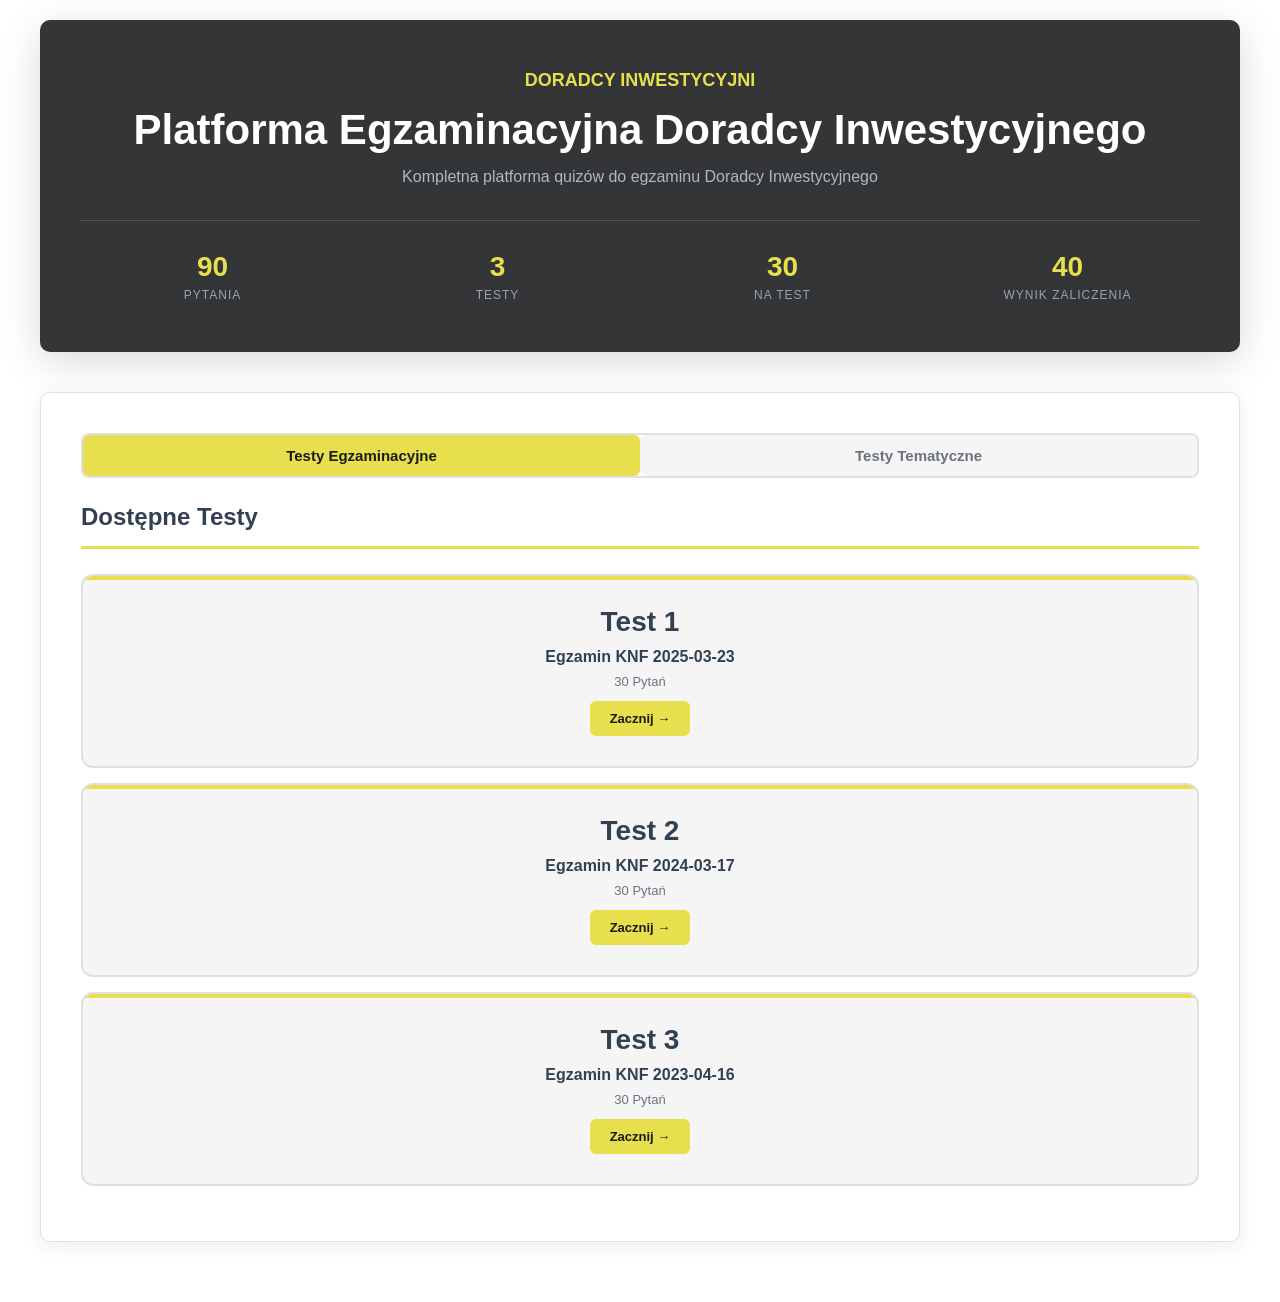
<file: index.html>
<!DOCTYPE html>
<html lang="pl">
<head>
    <meta charset="UTF-8">
    <meta name="viewport" content="width=device-width, initial-scale=1.0">
    <title>Egzamin Doradcy Inwestycyjnego</title>
    <link rel="stylesheet" href="css/style.css">
</head>
<body>
    <div class="container">
        <div class="header">
            <div class="subtitle">DORADCY INWESTYCYJNI</div>
            <h1>Platforma Egzaminacyjna Doradcy Inwestycyjnego</h1>
            <p>Kompletna platforma quizów do egzaminu Doradcy Inwestycyjnego</p>

            <div class="stats-bar">
                <div class="stat-item">
                    <div class="stat-number">90</div>
                    <div class="stat-label">Pytania</div>
                </div>
                <div class="stat-item">
                    <div class="stat-number">3</div>
                    <div class="stat-label">Testy</div>
                </div>
                <div class="stat-item">
                    <div class="stat-number">30</div>
                    <div class="stat-label">Na Test</div>
                </div>
                <div class="stat-item">
                    <div class="stat-number">40</div>
                    <div class="stat-label">Wynik Zaliczenia</div>
                </div>
            </div>
        </div>

        <div class="main-content">
            <div class="section">
                <div class="tab-toggle">
                    <button type="button" class="tab-btn active" id="tabExams" onclick="switchTab('exams')">Testy Egzaminacyjne</button>
                    <button type="button" class="tab-btn" id="tabTopics" onclick="switchTab('topics')">Testy Tematyczne</button>
                </div>

                <div id="examsView">
                    <h2>Dostępne Testy</h2>
                    <div id="testsContainer"></div>
                </div>

                <div id="topicsView" style="display:none;">
                    <h2>Testy wg Tematów</h2>
                    <div id="topicsContainer"></div>
                </div>
            </div>
        </div>
    </div>

    <script src="data/topic-map.js"></script>
    <script>
        function switchTab(tab) {
            document.getElementById('examsView').style.display  = tab === 'exams'  ? 'block' : 'none';
            document.getElementById('topicsView').style.display = tab === 'topics' ? 'block' : 'none';
            document.getElementById('tabExams').classList.toggle('active', tab === 'exams');
            document.getElementById('tabTopics').classList.toggle('active', tab === 'topics');
            document.body.classList.toggle('theme-topics', tab === 'topics');
        }

        function displayTests() {
            const container = document.getElementById('testsContainer');
            container.innerHTML = '';

            const tests = [
                { id: 1, count: 30, date: '2025-03-23' },
                { id: 2, count: 30, date: '2024-03-17' },
                { id: 3, count: 30, date: '2023-04-16' }
            ];

            tests.forEach(test => {
                const card = document.createElement('div');
                card.className = 'test-card';
                card.innerHTML = `
                    <div class="test-number">Test ${test.id}</div>
                    <div class="test-title">Egzamin KNF ${test.date}</div>
                    <div class="test-info">${test.count} Pytań</div>
                    <button class="test-button" onclick="startTest(${test.id})">Zacznij &rarr;</button>
                `;
                container.appendChild(card);
            });
        }

        function displayTopics() {
            const container = document.getElementById('topicsContainer');
            container.innerHTML = '';

            for (const [key, label] of Object.entries(TOPICS)) {
                const count = TOPIC_QUESTIONS[key].length;
                const card = document.createElement('div');
                card.className = 'test-card';
                card.innerHTML = `
                    <div class="test-number">${count}</div>
                    <div class="test-title">${label}</div>
                    <div class="test-info">${count} Pytań</div>
                    <button class="test-button" onclick="startTopic('${key}')">Zacznij &rarr;</button>
                `;
                container.appendChild(card);
            }
        }

        function startTest(testId) {
            window.location.href = `quizzes/quiz${testId}.html`;
        }

        function startTopic(topicKey) {
            window.location.href = `quizzes/quiz-topic.html?topic=${topicKey}`;
        }

        window.addEventListener('DOMContentLoaded', () => {
            displayTests();
            displayTopics();
        });
    </script>
</body>
</html>
</file>
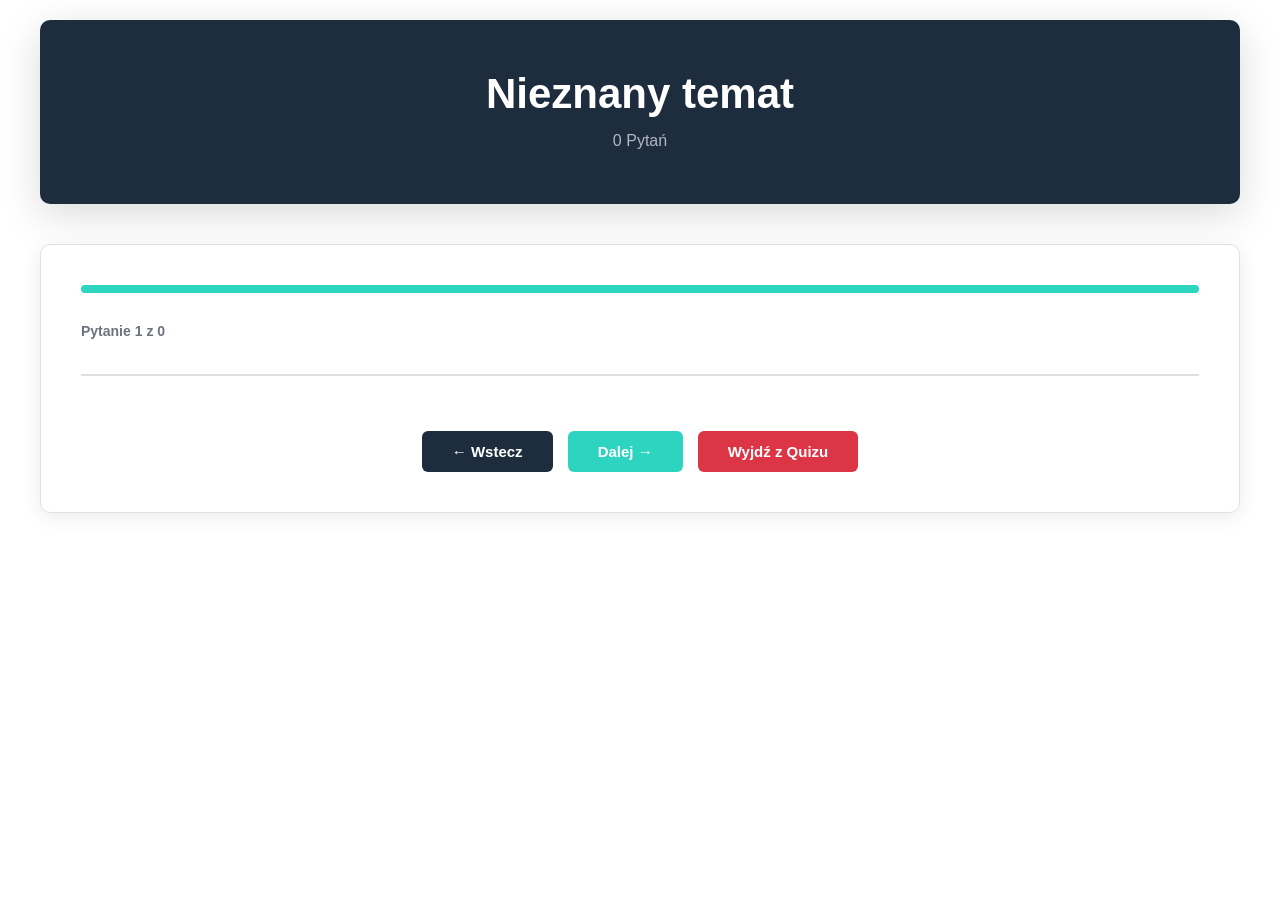
<file: quizzes/quiz-topic.html>
<!DOCTYPE html>
<html lang="pl">
<head>
    <meta charset="UTF-8">
    <meta name="viewport" content="width=device-width, initial-scale=1.0">
    <title>Test Tematyczny - Quiz</title>
    <link rel="stylesheet" href="../css/style.css">
</head>
<body class="theme-topics">
    <div class="container">
        <div class="header">
            <h1 id="topicTitle">Test Tematyczny</h1>
            <p id="topicInfo"></p>
        </div>

        <div class="main-content">
            <!-- Quiz Screen -->
            <div id="quizScreen" class="section">
                <div class="progress-bar">
                    <div class="progress-fill" id="progressFill"></div>
                </div>
                <div class="question-counter">
                    Pytanie <span id="currentQuestion">1</span> z <span id="totalQuestions">0</span>
                </div>
                <div class="question-text" id="questionText"></div>
                <div class="options" id="optionsContainer"></div>
                <div id="explanationBox" class="explanation-box hidden"></div>
                <div class="buttons">
                    <button type="button" class="btn-secondary" id="prevBtn">&#8592; Wstecz</button>
                    <button type="button" class="btn-primary"   id="nextBtn">Dalej &#8594;</button>
                    <button type="button" class="btn-primary"   id="finishBtn" style="display:none;">Zakończ &#8594;</button>
                    <button type="button" class="btn-secondary" onclick="exitQuiz()" style="background:#dc3545;">Wyjdź z Quizu</button>
                </div>
            </div>

            <!-- Results Screen -->
            <div id="resultsScreen" class="results-screen section">
                <div class="result-card">
                    <div class="result-status" id="resultStatus"></div>
                    <div class="score-display"  id="scoreDisplay">0 / 0</div>
                </div>
                <div class="results-grid">
                    <div class="result-item"><h3>Wynik Całkowity</h3><div class="value" id="totalScore">0</div></div>
                    <div class="result-item"><h3>Poprawne</h3><div class="value" id="correctCount">0</div></div>
                    <div class="result-item"><h3>Poprawne %</h3><div class="value" id="correctPercent">0%</div></div>
                    <div class="result-item"><h3>Niepoprawne %</h3><div class="value" id="incorrectPercent">0%</div></div>
                </div>
                <div class="result-breakdown">
                    <div class="breakdown-item">
                        <span class="breakdown-label">&#10003; Poprawne Odpowiedzi</span>
                        <span class="breakdown-value correct" id="breakdownCorrect">0 &times; (+2) = 0</span>
                    </div>
                    <div class="breakdown-item">
                        <span class="breakdown-label">&#10007; Niepoprawne Odpowiedzi</span>
                        <span class="breakdown-value incorrect" id="breakdownIncorrect">0 &times; (-1) = 0</span>
                    </div>
                    <div class="breakdown-item">
                        <span class="breakdown-label">&#8211; Puste Odpowiedzi</span>
                        <span class="breakdown-value" id="breakdownBlank">0 &times; (0) = 0</span>
                    </div>
                </div>
                <div class="buttons">
                    <button type="button" class="btn-primary"   onclick="retakeQuiz()">Powtórz Quiz</button>
                    <button type="button" class="btn-secondary" onclick="goHome()">Powrót do Domu</button>
                </div>
            </div>
        </div>
    </div>

    <script src="../data/topic-map.js"></script>
    <script>
        const CORRECT_PTS = 2;
        const WRONG_PTS   = -1;

        const params = new URLSearchParams(window.location.search);
        const topicKey = params.get('topic');

        const QUESTIONS = TOPIC_QUESTIONS[topicKey] || [];
        const topicName = TOPICS[topicKey] || 'Nieznany temat';

        document.getElementById('topicTitle').textContent = topicName;
        document.getElementById('topicInfo').textContent = QUESTIONS.length + ' Pytań';
        document.getElementById('totalQuestions').textContent = QUESTIONS.length;
        document.title = topicName + ' - Quiz Tematyczny';

        let idx = 0;
        let ans = {};

        function display() {
            const q  = QUESTIONS[idx];

            document.getElementById('currentQuestion').textContent = idx + 1;
            document.getElementById('progressFill').style.width =
                ((idx + 1) / QUESTIONS.length * 100) + '%';
            document.getElementById('questionText').textContent = q.text;

            const selected = ans[idx];
            let html = '';
            for (const [key, val] of Object.entries(q.options)) {
                const isSel = selected === key;
                const cor   = q.answer;
                let cls = '';
                if (selected !== undefined && isSel)
                    cls = (key === cor) ? 'correct' : 'incorrect';

                const fb = (selected !== undefined && isSel)
                    ? `<span class="feedback">${key === cor ? '&#10003; Poprawnie' : '&#10007; Źle'}</span>`
                    : '';

                html += `
                    <div class="option ${cls} ${selected !== undefined ? 'answered' : ''}"
                         ${selected === undefined ? `data-key="${key}"` : ''}>
                        <span class="option-marker">${isSel ? (key === cor ? '&#10003;' : '&#10007;') : '&#9675;'}</span>
                        <span class="option-text">${key}: ${val}</span>
                        ${fb}
                    </div>`;
            }
            document.getElementById('optionsContainer').innerHTML = html;

            // Show explanation if wrong answer was selected
            const expBox = document.getElementById('explanationBox');
            if (selected !== undefined) {
                const cor = q.answer;
                if (selected !== cor && q.explanation) {
                    expBox.innerHTML = '<span class="exp-label">Wyjaśnienie:</span> ' + q.explanation + ' <em>Prawidłowa odpowiedź: <strong>' + cor + '</strong>.</em>';
                    expBox.classList.remove('hidden');
                } else {
                    expBox.innerHTML = '';
                    expBox.classList.add('hidden');
                }
            } else {
                expBox.innerHTML = '';
                expBox.classList.add('hidden');
            }

            document.getElementById('prevBtn').disabled = idx === 0;
            const last = idx === QUESTIONS.length - 1;
            document.getElementById('nextBtn').style.display   = last ? 'none'  : 'block';
            document.getElementById('finishBtn').style.display = last ? 'block' : 'none';
        }

        let pickLocked = false;
        function pick(key) {
            if (pickLocked) return;
            pickLocked = true;
            ans[idx] = key;
            display();
            setTimeout(() => { pickLocked = false; }, 300);
        }

        document.getElementById('prevBtn').addEventListener('click', function(e) {
            if (!e.isTrusted) return;
            if (idx > 0) { idx--; display(); }
        });
        document.getElementById('nextBtn').addEventListener('click', function(e) {
            if (!e.isTrusted) return;
            if (idx < QUESTIONS.length - 1) { idx++; display(); }
        });
        document.getElementById('finishBtn').addEventListener('click', function(e) {
            if (!e.isTrusted) return;
            finishQuiz();
        });

        document.getElementById('optionsContainer').addEventListener('click', function(e) {
            if (!e.isTrusted) return;
            const opt = e.target.closest('.option[data-key]');
            if (opt) pick(opt.dataset.key);
        });

        function finishQuiz() {
            let correct = 0, wrong = 0, blank = 0;
            QUESTIONS.forEach((q, i) => {
                const u = ans[i];
                if (!u) blank++; else if (u === q.answer) correct++; else wrong++;
            });
            const score  = correct * CORRECT_PTS + wrong * WRONG_PTS;
            const max    = QUESTIONS.length * CORRECT_PTS;
            const pct    = QUESTIONS.length > 0 ? Math.round(score / max * 100) : 0;

            document.getElementById('resultStatus').textContent  = pct >= 60 ? '✓ DOBRY WYNIK' : '✗ WYMAGA POPRAWY';
            document.getElementById('resultStatus').className    = 'result-status ' + (pct >= 60 ? 'pass' : 'fail');
            document.getElementById('scoreDisplay').textContent  = score + ' / ' + max;
            document.getElementById('totalScore').textContent    = score;
            document.getElementById('correctCount').textContent  = correct;
            document.getElementById('correctPercent').textContent   = Math.round(correct / QUESTIONS.length * 100) + '%';
            document.getElementById('incorrectPercent').textContent = Math.round(wrong   / QUESTIONS.length * 100) + '%';
            document.getElementById('breakdownCorrect').textContent   = correct + ' × (+2) = +' + (correct * CORRECT_PTS);
            document.getElementById('breakdownIncorrect').textContent = wrong   + ' × (-1) = '  + (wrong * WRONG_PTS);
            document.getElementById('breakdownBlank').textContent     = blank   + ' × (0) = 0';

            document.getElementById('quizScreen').style.display    = 'none';
            document.getElementById('resultsScreen').style.display = 'block';
        }

        function retakeQuiz() {
            idx = 0; ans = {};
            document.getElementById('resultsScreen').style.display = 'none';
            document.getElementById('quizScreen').style.display    = 'block';
            display();
        }

        function exitQuiz() {
            if (confirm('Czy na pewno chcesz wyjść z quizu? Twój postęp zostanie utracony.'))
                window.location.href = '../index.html';
        }

        function goHome() { window.location.href = '../index.html'; }

        window.addEventListener('DOMContentLoaded', display);
    </script>
</body>
</html>
</file>
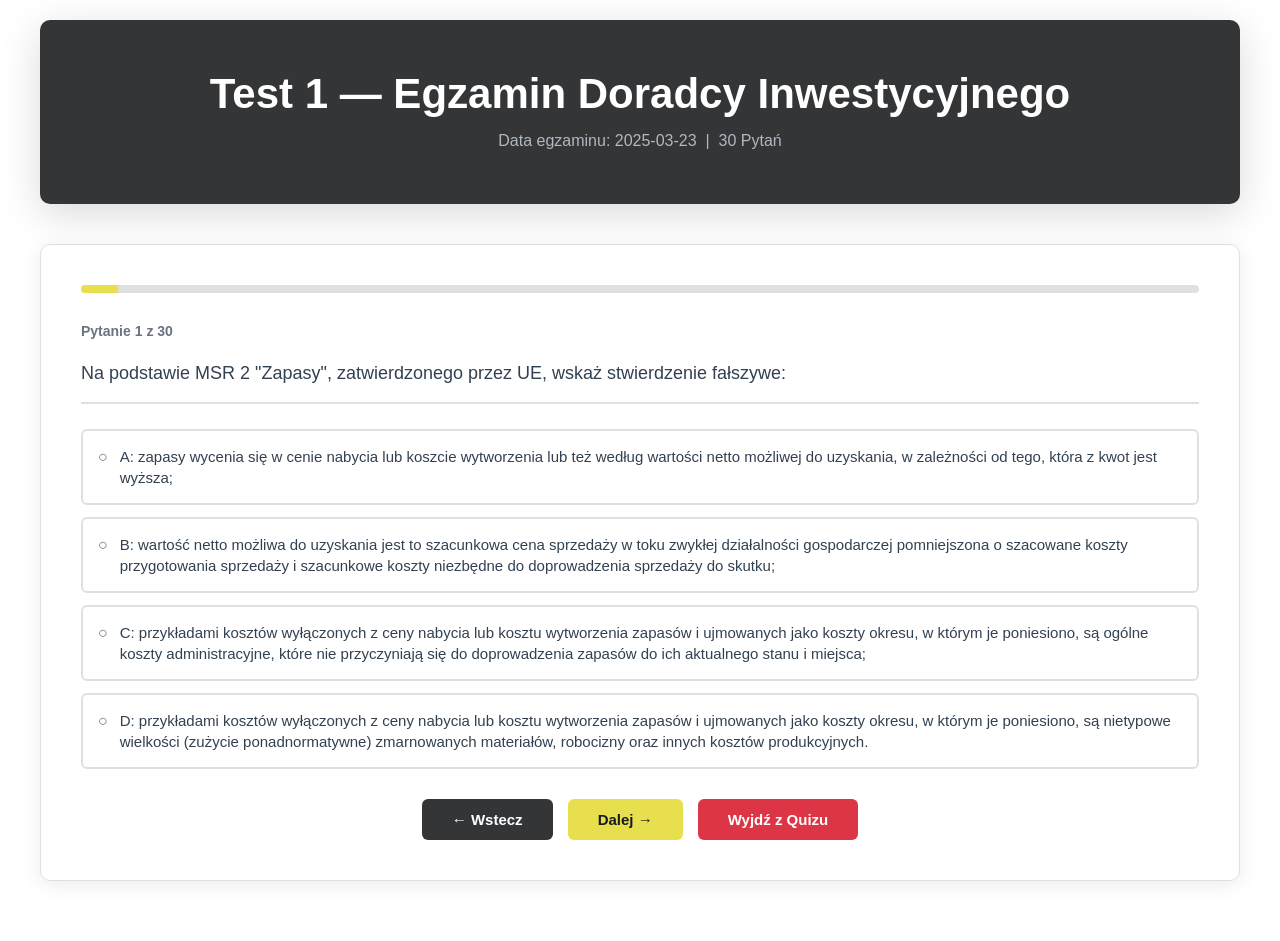
<file: quizzes/quiz1.html>
<!DOCTYPE html>
<html lang="pl">
<head>
    <meta charset="UTF-8">
    <meta name="viewport" content="width=device-width, initial-scale=1.0">
    <title>Test 1 (2025-03-23) - Quiz</title>
    <link rel="stylesheet" href="../css/style.css">
</head>
<body>
    <div class="container">
        <div class="header">
            <h1>Test 1 &mdash; Egzamin Doradcy Inwestycyjnego</h1>
            <p>Data egzaminu: 2025-03-23 &nbsp;|&nbsp; 30 Pytań</p>
        </div>

        <div class="main-content">
            <!-- Quiz Screen -->
            <div id="quizScreen" class="section">
                <div class="progress-bar">
                    <div class="progress-fill" id="progressFill"></div>
                </div>
                <div class="question-counter">
                    Pytanie <span id="currentQuestion">1</span> z <span id="totalQuestions">30</span>
                </div>
                <div class="question-text" id="questionText"></div>
                <div class="options" id="optionsContainer"></div>
                <div id="explanationBox" class="explanation-box hidden"></div>
                <div class="buttons">
                    <button type="button" class="btn-secondary" id="prevBtn">&#8592; Wstecz</button>
                    <button type="button" class="btn-primary"   id="nextBtn">Dalej &#8594;</button>
                    <button type="button" class="btn-primary"   id="finishBtn" style="display:none;">Zakończ &#8594;</button>
                    <button type="button" class="btn-secondary" onclick="exitQuiz()" style="background:#dc3545;">Wyjdź z Quizu</button>
                </div>
            </div>

            <!-- Results Screen -->
            <div id="resultsScreen" class="results-screen section">
                <div class="result-card">
                    <div class="result-status" id="resultStatus"></div>
                    <div class="score-display"  id="scoreDisplay">0 / 60</div>
                </div>
                <div class="results-grid">
                    <div class="result-item"><h3>Wynik Całkowity</h3><div class="value" id="totalScore">0</div></div>
                    <div class="result-item"><h3>Poprawne</h3><div class="value" id="correctCount">0</div></div>
                    <div class="result-item"><h3>Poprawne %</h3><div class="value" id="correctPercent">0%</div></div>
                    <div class="result-item"><h3>Niepoprawne %</h3><div class="value" id="incorrectPercent">0%</div></div>
                </div>
                <div class="result-breakdown">
                    <div class="breakdown-item">
                        <span class="breakdown-label">&#10003; Poprawne Odpowiedzi</span>
                        <span class="breakdown-value correct" id="breakdownCorrect">0 &times; (+2) = 0</span>
                    </div>
                    <div class="breakdown-item">
                        <span class="breakdown-label">&#10007; Niepoprawne Odpowiedzi</span>
                        <span class="breakdown-value incorrect" id="breakdownIncorrect">0 &times; (-1) = 0</span>
                    </div>
                    <div class="breakdown-item">
                        <span class="breakdown-label">&#8211; Puste Odpowiedzi</span>
                        <span class="breakdown-value" id="breakdownBlank">0 &times; (0) = 0</span>
                    </div>
                </div>
                <div class="buttons">
                    <button type="button" class="btn-primary"   onclick="retakeQuiz()">Powtórz Quiz</button>
                    <button type="button" class="btn-secondary" onclick="goHome()">Powrót do Domu</button>
                </div>
            </div>
        </div>
    </div>

    <script>
        const QUESTIONS   = [{"number":1,"text":"Na podstawie MSR 2 \"Zapasy\", zatwierdzonego przez UE, wskaż stwierdzenie fałszywe:","options":{"A":"zapasy wycenia się w cenie nabycia lub koszcie wytworzenia lub też według wartości netto możliwej do uzyskania, w zależności od tego, która z kwot jest wyższa;","B":"wartość netto możliwa do uzyskania jest to szacunkowa cena sprzedaży w toku zwykłej działalności gospodarczej pomniejszona o szacowane koszty przygotowania sprzedaży i szacunkowe koszty niezbędne do doprowadzenia sprzedaży do skutku;","C":"przykładami kosztów wyłączonych z ceny nabycia lub kosztu wytworzenia zapasów i ujmowanych jako koszty okresu, w którym je poniesiono, są ogólne koszty administracyjne, które nie przyczyniają się do doprowadzenia zapasów do ich aktualnego stanu i miejsca;","D":"przykładami kosztów wyłączonych z ceny nabycia lub kosztu wytworzenia zapasów i ujmowanych jako koszty okresu, w którym je poniesiono, są nietypowe wielkości (zużycie ponadnormatywne) zmarnowanych materiałów, robocizny oraz innych kosztów produkcyjnych."}},{"number":2,"text":"Zgodnie z przepisami ustawy Prawo przedsiębiorców kontrolę u przedsiębiorcy wszczyna się nie wcześniej niż po upływie 7 dni i nie później niż przed upływem 30 dni od dnia doręczenia zawiadomienia o zamiarze wszczęcia kontroli. Co dzieje się w sytuacji kiedy kontrola nie zostanie wszczęta w terminie 30 dni od dnia doręczenia zawiadomienia?","options":{"A":"w takiej sytuacji wszczęcie kontroli wymaga ponownego zawiadomienia;","B":"w takiej sytuacji kontrola nie może już być wszczęta w tym samym przedmiocie sprawy;","C":"w takiej sytuacji wszczęcie kontroli następuje po upływie kolejnych 7 dni;","D":"w takiej sytuacji wszczęcie kontroli powinno nastąpić przed upływem kolejnych 30 dni od daty doręczenia zawiadomienia o zamiarze wszczęcia kontroli."}},{"number":3,"text":"Czy, zgodnie z przepisami ustawy o ofercie publicznej i warunkach wprowadzania instrumentów finansowych do zorganizowanego systemu obrotu oraz o spółkach publicznych, dostawca usług finansowania społecznościowego ma obowiązek przekazania Komisji Nadzoru Finansowego arkusz kluczowych informacji inwestycyjnych?","options":{"A":"nie;","B":"tak, w terminie na co najmniej 7 dni roboczych przed dniem udostępnienia arkusza kluczowych informacji inwestycyjnych do publicznej wiadomości;","C":"tak, w terminie na co najmniej 5 dni roboczych przed dniem udostępnienia arkusza kluczowych informacji inwestycyjnych do publicznej wiadomości;","D":"tak, w terminie na co najmniej 10 dni roboczych przed dniem udostępnienia arkusza kluczowych informacji inwestycyjnych do publicznej wiadomości."}},{"number":4,"text":"Wskaż zdanie prawdziwe:","options":{"A":"upoważnieni pracownicy Urzędu Komisji Nadzoru Finansowego mogą przeprowadzić w domu maklerskim wizytę nadzorczą w zakresie niezbędnym do nadzoru ostrożnościowego nad domami maklerskimi;","B":"upoważnieni pracownicy Urzędu Komisji Nadzoru Finansowego nie mogą przeprowadzić w domu maklerskim wizyty nadzorczej;","C":"upoważnieni pracownicy Urzędu Komisji Nadzoru Finansowego mogą przeprowadzić w domu maklerskim wizytę nadzorczą wyłącznie w zakresie ustalenia, jakimi regulaminami obsługi klienta dysponuje dom maklerski;","D":"upoważnieni pracownicy Urzędu Komisji Nadzoru Finansowego mogą przeprowadzić w domu maklerskim wizytę nadzorczą, która może trwać nie dłużej niż 30 dni."}},{"number":5,"text":"Na podstawie przepisów ustawy o funduszach inwestycyjnych i zarządzaniu alternatywnymi funduszami inwestycyjnymi wskaż, co należy do zadań depozytariusza:","options":{"A":"wykonywanie obowiązków określonych w ustawie, w szczególności polegających na przechowywaniu aktywów oraz prowadzeniu rejestru aktywów funduszu inwestycyjnego lub alternatywnej spółki inwestycyjnej, a także na zapewnieniu właściwego monitorowania przepływu środków pieniężnych tych podmiotów;","B":"wykonywanie obowiązków polegających wyłącznie na przechowywaniu aktywów oraz prowadzeniu rejestru aktywów alternatywnej spółki inwestycyjnej;","C":"wykonywanie obowiązków polegających wyłącznie na przechowywaniu aktywów funduszu inwestycyjnego;","D":"wykonywanie obowiązków polegających wyłącznie na zapewnieniu właściwego monitorowania przepływu środków pieniężnych funduszu inwestycyjnego."}},{"number":6,"text":"Czy powołany przez bank komitet do spraw nominacji ma obowiązek przyjąć politykę różnorodności w składzie zarządu banku?","options":{"A":"tak;","B":"nie, ponieważ to zadanie zawsze należy do rady nadzorczej banku;","C":"nie, ponieważ to zadanie zawsze należy do zarządu banku;","D":"nie, ponieważ przyjęta polityka różnorodności ma się odnosić wyłącznie do osób zasiadających na stanowiskach kierowniczych w banku."}},{"number":7,"text":"Czy, zgodnie z przepisami ustawy o obrocie instrumentami finansowymi, posiadanie akcji spółki akcyjnej prowadzącej rynek regulowany przez podmioty pozostające w tej samej grupie kapitałowej uważa się za ich posiadanie przez jeden podmiot?","options":{"A":"tak;","B":"nie;","C":"nie, chyba że podmioty pozostające w tej samej grupie kapitałowej przekazały odpowiednie zawiadomienie Przewodniczącemu Komisji Nadzoru Finansowego;","D":"nie, chyba że podmioty pozostające w tej samej grupie kapitałowej przekazały odpowiednie zawiadomienie Komisji Nadzoru Finansowego."}},{"number":8,"text":"Organami Urzędu Komisji Nadzoru Finansowego są:","options":{"A":"Komisja Nadzoru Finansowego i Przewodniczący Komisji Nadzoru Finansowego;","B":"wyłącznie Komisja Nadzoru Finansowego;","C":"wyłącznie Przewodniczący Komisji Nadzoru Finansowego;","D":"Urząd Komisji Nadzoru Finansowego nie posiada swoich organów."}},{"number":9,"text":"Zgodnie z ustawą o nadzorze nad rynkiem kapitałowym Komisja Nadzoru Finansowego, w przypadku wydania decyzji nakładającej karę za naruszenie przepisów rozporządzenia w sprawie nadużyć na rynku nr 596/2014 (zwanym też: MAR), może, w drodze uchwały, zdecydować o przekazaniu do publicznej wiadomości informacji o wydaniu tej decyzji. Czy Komisja Nadzoru Finansowego udostępnia na swojej stronie internetowej informacje dotyczące imienia i nazwiska osoby, której dotyczy taka decyzja?","options":{"A":"nie, ponieważ w przypadku wydania takiej decyzji Komisja Nadzoru Finansowego nie posiada uprawnień do udostępniania informacji dotyczących osoby fizycznej;","B":"tak, a informacje dotyczące imienia i nazwiska osoby, której dotyczy decyzja, Komisja Nadzoru Finansowego udostępnia na swojej stronie internetowej przez okres 5 lat licząc od dnia ich udostępnienia;","C":"tak, a informacje dotyczące imienia i nazwiska osoby, której dotyczy decyzja, Komisja Nadzoru Finansowego udostępnia na swojej stronie internetowej przez okres roku licząc od dnia ich udostępnienia;","D":"tak, a informacje dotyczące imienia i nazwiska osoby, której dotyczy decyzja, Komisja Nadzoru Finansowego udostępnia na swojej stronie internetowej przez okres roku licząc od dnia podjęcia przez Komisję tej decyzji."}},{"number":10,"text":"Dokończ zdanie, aby było ono prawdziwe zgodnie z przepisami Kodeksu cywilnego: Każdy człowiek ma zdolność prawną","options":{"A":"od chwili urodzenia;","B":"od ukończenia lat osiemnastu;","C":"którą uzyskuje poprzez zawarcie małżeństwa;","D":"którą uzyskuje poprzez zawarcie małżeństwa, o ile małżeństwo to nie zostanie unieważnione."}},{"number":11,"text":"Zgodnie z MSR 8 \"Zasady (polityka) rachunkowości, zmiany wartości szacunkowych i korygowanie błędów\", zatwierdzonym przez UE, prawdą jest, że:","options":{"A":"zmiana wartości szacunkowej, w wyniku pojawienia się nowych informacji lub nowych zdarzeń bądź zdobycia większego doświadczenia, stanowi korektę błędu;","B":"przykładowymi wartościami szacunkowymi są: odpis na oczekiwane straty kredytowe w zastosowaniu MSSF 9 \"Instrumenty finansowe\" i możliwa do uzyskania wartość netto składnika zapasów w zastosowaniu MSR 2 \"Zapasy\";","C":"koszt amortyzacji pozycji rzeczowych aktywów trwałych w zastosowaniu MSR 16 \"Rzeczowe aktywa trwałe\" nie stanowi przykładu wartości szacunkowej;","D":"w przypadku trudności w odróżnieniu zmiany zasad (polityki) rachunkowości od zmiany wartości szacunkowej, zmianę traktuje się jako zmianę zasad (polityki) rachunkowości."}},{"number":12,"text":"Na podstawie ustawy o funduszach inwestycyjnych i zarządzaniu alternatywnymi funduszami inwestycyjnymi wskaż definicję alternatywnego funduszu inwestycyjnego:","options":{"A":"jest to instytucja wspólnego inwestowania, której przedmiotem działalności, w tym w ramach wydzielonego subfunduszu, jest zbieranie aktywów od wielu inwestorów w celu ich lokowania w interesie tych inwestorów zgodnie z określoną polityką inwestycyjną, niebędąca funduszem działającym zgodnie z prawem wspólnotowym regulującym zasady zbiorowego inwestowania w papiery wartościowe;","B":"jest to instytucja wspólnego inwestowania, której przedmiotem działalności, jest zbieranie aktywów od wielu inwestorów w celu ich lokowania zgodnie z określoną polityką inwestycyjną, będąca funduszem działającym zgodnie z prawem wspólnotowym regulującym zasady zbiorowego inwestowania w papiery wartościowe;","C":"jest to instytucja wspólnego inwestowania, której przedmiotem działalności, w tym w ramach wydzielonego subfunduszu, jest zbieranie aktywów od 150 inwestorów w celu ich lokowania w interesie tych inwestorów, będąca funduszem działającym zgodnie z prawem wspólnotowym regulującym zasady zbiorowego inwestowania w papiery wartościowe;","D":"jest to instytucja wspólnego inwestowania, której przedmiotem działalności, w tym w ramach wydzielonego subfunduszu, jest zbieranie aktywów od 150 inwestorów w celu ich lokowania w interesie tych inwestorów zgodnie z określoną polityką inwestycyjną, będąca funduszem."}},{"number":13,"text":"Wskaż, który organ banku wprowadza oraz zapewnia działanie systemu zarządzania.","options":{"A":"zarząd;","B":"żaden organ nie jest wskazany w odniesieniu do tego zadania w ustawie Prawo bankowe;","C":"rada nadzorcza;","D":"za to zadanie odpowiada wyłącznie prezes zarządu banku."}},{"number":14,"text":"Czy, w rozumieniu ustawy Prawo bankowe, w banku istotnym mają obowiązek działać komitet do spraw wynagrodzeń oraz komitet do spraw ryzyka?","options":{"A":"tak;","B":"taki wymóg dotyczy każdego banku, a nie tylko banku istotnego;","C":"bank istotny ma obowiązek ustanowić jedynie komitet do spraw wynagrodzeń;","D":"bank istotny ma obowiązek ustanowić jedynie komitet do spraw ryzyka."}},{"number":15,"text":"Czy, zgodnie z ustawą o obrocie instrumentami finansowymi, spółka prowadząca rynek regulowany może organizować rynki wyodrębnione?","options":{"A":"tak, przy czym wyodrębniony rynek powinien odnosić się jedynie do rodzaju papierów wartościowych;","B":"tak, przy czym wyodrębniony rynek powinien odnosić się do rodzaju papierów wartościowych lub innych instrumentów finansowych, jak również rodzaju ich emitentów;","C":"tak, przy czym wyodrębniony rynek powinien odnosić się jedynie do rodzaju emitentów papierów wartościowych;","D":"tak, przy czym wyodrębniony rynek powinien odnosić się jedynie do rodzaju papierów wartościowych oraz rodzaju ich emitentów."}},{"number":16,"text":"W przypadku rozliczania łączenia się spółek handlowych metodą łączenia udziałów, zgodnie z ustawą o rachunkowości, koszty poniesione w związku z połączeniem, w tym również koszty organizacji poniesione przy założeniu nowej spółki lub koszty podwyższenia kapitału spółki, na którą przechodzi majątek łączących się spółek, zalicza się do:","options":{"A":"strat nadzwyczajnych;","B":"kosztów finansowych;","C":"pozostałych kosztów operacyjnych;","D":"kosztów ogólnego zarządu."}},{"number":17,"text":"Wskaż zdanie prawdziwe. Obrotem wtórnym, w rozumieniu ustawy o obrocie instrumentami finansowymi, jest m.in. proponowanie:","options":{"A":"w dowolny sposób, przez podmiot inny niż wystawca, nabycia każdego rodzaju instrumentów finansowych lub nabywanie ich od tego innego podmiotu, jeżeli propozycja skierowana jest do co najmniej 200 osób, a przepis nie odnosi się w żaden sposób do formy proponowania;","B":"w dowolnej formie i w dowolny sposób, przez podmiot inny niż wystawca, nabycia instrumentów finansowych będących papierami wartościowymi lub nabywanie ich od tego innego podmiotu, jeżeli propozycja skierowana jest do co najmniej 200 osób lub do nieoznaczonego adresata;","C":"w dowolnej formie i w dowolny sposób, przez podmiot inny niż wystawca, nabycia instrumentów finansowych niebędących papierami wartościowymi lub nabywanie ich od tego innego podmiotu, jeżeli propozycja skierowana jest do co najmniej 150 osób lub do nieoznaczonego adresata;","D":"w formie elektronicznej, przez podmiot inny niż wystawca, nabycia instrumentów finansowych będących papierami wartościowymi lub nabywanie ich od tego innego podmiotu, jeżeli propozycja skierowana jest do co najmniej 150 osób lub do nieoznaczonego adresata."}},{"number":18,"text":"Zgodnie z MSSF 3 \"Połączenia jednostek\", zatwierdzonym przez UE, prawdą jest, że:","options":{"A":"zastosowanie metody przejęcia do rozliczenia połączenia jednostek wymaga zidentyfikowania jednostki przejmującej;","B":"stosując metodę przejęcia do rozliczenia połączenia jednostek, jednostka przejmująca ustala dzień przejęcia, którym jest dzień rozpoczęcia wywierania znaczącego wpływu na jednostkę przejmowaną;","C":"okres wyceny, następujący po dniu przejęcia, w którym jednostka przejmująca może skorygować kwoty tymczasowe ujęte w związku z połączeniem jednostek, nie powinien przekraczać dwóch lat od dnia przejęcia;","D":"do rozliczenia połączenia jednostek, jednostka przejmująca może stosować metodę praw własności."}},{"number":19,"text":"Zgodnie z ustawą o rachunkowości, przez \"aktywa netto\" rozumie się:","options":{"A":"aktywa jednostki pomniejszone o aktywa obrotowe;","B":"aktywa obrotowe jednostki pomniejszone o zapasy;","C":"aktywa obrotowe jednostki pomniejszone o zobowiązania krótkoterminowe;","D":"aktywa jednostki pomniejszone o zobowiązania, odpowiadające wartościowo kapitałowi (funduszowi) własnemu."}},{"number":20,"text":"Zgodnie z ustawą o rachunkowości, skonsolidowane sprawozdania finansowe banków:","options":{"A":"sporządza się zgodnie z MSR;","B":"mogą być sporządzane zgodnie z MSR, jeżeli organ zatwierdzający banku tak postanowi;","C":"mogą być sporządzane zgodnie z MSR, jeżeli organ nadzorujący banku tak postanowi;","D":"mogą być sporządzane zgodnie z MSR, jeżeli organ zarządzający banku tak postanowi."}},{"number":21,"text":"Obrót zorganizowany, w rozumieniu ustawy o obrocie instrumentami finansowymi, to:","options":{"A":"obrót wyłącznie papierami wartościowymi dokonywany na terytorium Rzeczypospolitej Polskiej na rynku regulowanym albo w ASO;","B":"obrót instrumentami finansowymi innymi niż papiery wartościowe dokonywany na terytorium Rzeczypospolitej Polskiej wyłącznie na rynku regulowanym;","C":"obrót wyłącznie papierami wartościowymi dokonywany na terytorium Unii Europejskiej na rynku regulowanym;","D":"obrót papierami wartościowymi lub innymi instrumentami finansowymi dokonywany na terytorium Rzeczypospolitej Polskiej na rynku regulowanym albo w ASO."}},{"number":22,"text":"Wskaż kategorię podmiotu, który nie jest wymieniony w Rozporządzeniu Parlamentu i Rady (UE) 2019/2088 z dnia 27 listopada 2019 r. w sprawie ujawniania informacji związanych ze zrównoważonym rozwojem w sektorze usług finansowych (zwanym też: SFDR) jako \"uczestnik rynku finansowego\":","options":{"A":"zakład ubezpieczeń, który udostępnia ubezpieczeniowy produkt inwestycyjny;","B":"firma inwestycyjna, która świadczy usługi zarządzania portfelem;","C":"instytucja pracowniczych programów emerytalnych (IORP);","D":"bank, który nie świadczy usługi zarządzania portfelem."}},{"number":23,"text":"Czy bank może udzielać kredytu na kupno bankowych papierów wartościowych emitowanych przez siebie?","options":{"A":"nie;","B":"nie, ale może udzielić pożyczki pieniężnej na taki cel;","C":"tak;","D":"tak, ale nie dotyczy to udzielania kredytów dla członków organów statutowych banku."}},{"number":24,"text":"Wskaż gdzie, zgodnie z Rozporządzeniem Parlamentu i Rady (UE) 2019/2088 z dnia 27 listopada 2019 r. w sprawie ujawniania informacji związanych ze zrównoważonym rozwojem w sektorze usług finansowych (zwanym też: SFDR), uczestnicy rynku finansowego powinni publikować informacje na temat swoich strategii dotyczących wprowadzania do działalności ryzyk dla zrównoważonego rozwoju w procesie podejmowania decyzji inwestycyjnych.","options":{"A":"na swoich stronach internetowych;","B":"w sprawozdaniu finansowym;","C":"w raporcie dla zarządu;","D":"w raporcie dla rady nadzorczej."}},{"number":25,"text":"Wykonanie zobowiązań. Czy wierzyciel może odmówić przyjęcia świadczenia częściowego?","options":{"A":"wierzyciel może odmówić przyjęcia świadczenia częściowego, nawet jeżeli cała wierzytelność jest już wymagalna;","B":"wierzyciel nie może odmówić przyjęcia świadczenia częściowego, chociażby cała wierzytelność była już wymagalna, chyba że przyjęcie takiego świadczenia narusza jego uzasadniony interes;","C":"wierzyciel zobowiązany jest odmówić przyjęcia świadczenia częściowego, kiedy przyjęcie takiego świadczenia narusza jego interes finansowy;","D":"wierzyciel nie może odmówić przyjęcia świadczenia częściowego, nawet jeżeli przyjęcie takiego świadczenia narusza jego uzasadniony interes."}},{"number":26,"text":"Wskaż zdanie prawdziwe:","options":{"A":"Komisja Nadzoru Finansowego przekazuje do publicznej wiadomości istotne informacje, które mogą mieć wpływ na ocenę papierów wartościowych będących przedmiotem oferty publicznej lub ubiegania się o dopuszczenie do obrotu na rynku regulowanym, aby zapewnić inwestorom ochronę lub zapewnić prawidłowe działanie rynku;","B":"Komisja Nadzoru Finansowego nie posiada uprawnień do przekazywania do publicznej wiadomości informacji, które mogłyby mieć wpływ na ocenę papierów wartościowych będących przedmiotem oferty publicznej lub ubiegania się o dopuszczenie do obrotu na rynku regulowanym;","C":"Komisja Nadzoru Finansowego przekazuje do publicznej wiadomości każdą informację, która może mieć wpływ na ocenę papierów wartościowych nie będących przedmiotem oferty publicznej, aby zapewnić inwestorom równy dostęp do informacji;","D":"Komisja Nadzoru Finansowego przekazuje do publicznej wiadomości informacje, które mają wpływ na ocenę każdego instrumentu finansowego, o ile oceni, że takie działanie zapewni inwestorom równy dostęp do informacji."}},{"number":27,"text":"Wskaż definicję listu zastawnego:","options":{"A":"list zastawny jest dłużnym papierem wartościowym wyemitowanym przez bank hipoteczny, który jest zabezpieczony aktywami stanowiącymi zabezpieczenie listów zastawnych, względem których posiadaczom listów zastawnych przysługuje bezpośrednio roszczenie zarówno do osobnej masy upadłości wyodrębnionej zgodnie z przepisami ustawy Prawo upadłościowe, jak i do banku hipotecznego;","B":"list zastawny jest instrumentem finansowym wyemitowanym przez bank niebędący spółką akcyjną, który jest zabezpieczony aktywami stanowiącymi zabezpieczenie listów zastawnych, względem których posiadaczom listów zastawnych przysługuje bezpośrednio roszczenie zarówno do osobnej masy upadłości wyodrębnionej zgodnie z przepisami ustawy Prawo upadłościowe, jak i do banku hipotecznego;","C":"list zastawny jest dłużnym instrumentem finansowym wyemitowanym przez bank niebędący spółką akcyjną, który jest zabezpieczony aktywami stanowiącymi zabezpieczenie listów zastawnych;","D":"list zastawny jest dłużnym papierem wartościowym wyemitowanym przez bank niebędący spółką akcyjną, który jest zabezpieczony aktywami stanowiącymi zabezpieczenie listów zastawnych, względem których posiadaczom listów zastawnych przysługuje pośrednio roszczenie zarówno do osobnej masy upadłości wyodrębnionej zgodnie z przepisami ustawy Prawo upadłościowe, jak i do banku hipotecznego."}},{"number":28,"text":"Czy po wygaśnięciu umocowania pełnomocnik jest obowiązany zwrócić mocodawcy dokument pełnomocnictwa?","options":{"A":"tak;","B":"wyłącznie wtedy, kiedy zwrotu dokumentu pełnomocnictwa zażąda mocodawca;","C":"nie;","D":"pełnomocnik ma obowiązek zniszczyć dokument pełnomocnictwa."}},{"number":29,"text":"Czy, zgodnie z przepisami ustawy o ofercie publicznej i warunkach wprowadzania instrumentów finansowych do zorganizowanego systemu obrotu oraz o spółkach publicznych, emitent kwitów depozytowych, dopuszczonych do obrotu na rynku regulowanym na terytorium Rzeczypospolitej Polskiej, jest obowiązany do przekazywania informacji dotyczących własnej sytuacji finansowej lub prawnej?","options":{"A":"nie;","B":"tak, o ile mogłaby ona w istotny sposób wpłynąć na możliwość wywiązania się przez niego z obowiązków wynikających z wyemitowania kwitów depozytowych;","C":"tak, ale jedynie kiedy taka informacja wpłynęła na wywiązanie się przez niego z obowiązków wynikających z wyemitowania kwitów depozytowych;","D":"tak, o ile o takie informacje wystąpi nabywca kwitów depozytowych."}},{"number":30,"text":"Wskaż produkt, który nie jest \"produktem finansowym\" w rozumieniu Rozporządzenia Parlamentu i Rady (UE) 2019/2088 z dnia 27 listopada 2019 r. w sprawie ujawniania informacji związanych ze zrównoważonym rozwojem w sektorze usług finansowych (zwanym też: SFDR):","options":{"A":"produkt emerytalny;","B":"program emerytalny;","C":"UCITS;","D":"kredyt hipoteczny."}}];
        const ANSWER_KEY  = {"1": "A", "2": "A", "3": "B", "4": "A", "5": "A", "6": "A", "7": "A", "8": "A", "9": "B", "10": "A", "11": "B", "12": "A", "13": "A", "14": "A", "15": "B", "16": "B", "17": "C", "18": "A", "19": "D", "20": "A", "21": "D", "22": "D", "23": "A", "24": "A", "25": "B", "26": "A", "27": "A", "28": "A", "29": "B", "30": "D"};
        const EXPLANATIONS = {"1": "Odpowiedź A jest nieprawdziwa, ponieważ zgodnie z MSR 2 \"Zapasy\" (par. 9) zapasy wycenia się w kwocie NIŻSZEJ z ceny nabycia/kosztu wytworzenia i wartości netto możliwej do uzyskania (NRV) – a nie wyższej, jak twierdzi opcja A. Celem tej zasady jest unikanie wykazywania zapasów po wartości wyższej niż kwota, którą jednostka spodziewa się uzyskać ze sprzedaży. Pozostałe opcje B, C i D zawierają definicje i przykłady zgodne z MSR 2.", "2": "Zgodnie z art. 48 ust. 2 ustawy Prawo przedsiębiorców, kontrolę wszczyna się nie wcześniej niż po upływie 7 dni i nie później niż przed upływem 30 dni od dnia doręczenia zawiadomienia o zamiarze wszczęcia kontroli. Jeżeli kontrola nie zostanie wszczęta w tym terminie, wszczęcie kontroli wymaga ponownego zawiadomienia. Przepis ten ma na celu ochronę przedsiębiorcy przed nieokreślonym zawieszeniem stanu niepewności – organ traci uprawnienie wynikające z pierwotnego zawiadomienia i musi zainicjować procedurę od nowa.", "3": "Na podstawie przepisów ustawy o ofercie publicznej dotyczących finansowania społecznościowego (crowdfunding), dostawca usług finansowania społecznościowego jest obowiązany przekazać Komisji Nadzoru Finansowego arkusz kluczowych informacji inwestycyjnych na co najmniej 7 dni roboczych przed dniem jego udostępnienia do publicznej wiadomości. Termin ten umożliwia KNF weryfikację dokumentu przed jego publikacją. Opcje C (5 dni) i D (10 dni) podają błędne okresy, natomiast opcja A (brak obowiązku) jest sprzeczna z ustawą.", "4": "Ustawa o nadzorze nad rynkiem kapitałowym przyznaje upoważnionym pracownikom UKNF prawo do przeprowadzania w domach maklerskich wizyt nadzorczych w zakresie niezbędnym do nadzoru ostrożnościowego. Jest to instrument nadzoru o charakterze inspekcyjnym, mniej formalny niż kontrola, pozwalający na bieżące monitorowanie sytuacji w DM. Opcja B błędnie neguje takie uprawnienie, opcja C zawęża je tylko do regulaminów, a opcja D błędnie ogranicza czas wizyty do 30 dni.", "5": "Art. 72 ust. 1 ustawy o funduszach inwestycyjnych i zarządzaniu alternatywnymi funduszami inwestycyjnymi określa kompleksowy zakres zadań depozytariusza: przechowywanie aktywów, prowadzenie rejestru aktywów funduszu inwestycyjnego lub ASI oraz zapewnienie właściwego monitorowania przepływu środków pieniężnych tych podmiotów. Opcje B, C i D zawierają tylko wybrane elementy tego katalogu, opisując zadania depozytariusza w sposób niekompletny lub ograniczony do jednego podmiotu.", "6": "Prawo bankowe nakłada na komitet do spraw nominacji w banku obowiązek przyjęcia polityki różnorodności w składzie zarządu banku. Polityka ta powinna obejmować kryteria dotyczące wykształcenia, doświadczenia zawodowego, płci i wieku. Jest to wymóg wynikający z implementacji unijnych wytycznych EBA dotyczących wewnętrznego zarządzania bankami. Opcje B, C i D błędnie przypisują to zadanie innym organom lub zawężają jego zakres.", "7": "Zgodnie z ustawą o obrocie instrumentami finansowymi, posiadanie akcji spółki akcyjnej prowadzącej rynek regulowany przez podmioty pozostające w tej samej grupie kapitałowej uważa się za ich posiadanie przez jeden podmiot. Przepis ten ma zapobiegać obchodzeniu limitów koncentracji własności w spółkach prowadzących infrastrukturę rynkową poprzez rozproszenie akcji pomiędzy podmiotami powiązanymi.", "8": "Zgodnie z art. 5 ust. 2 ustawy o nadzorze nad rynkiem finansowym, organami Urzędu Komisji Nadzoru Finansowego są Komisja Nadzoru Finansowego oraz Przewodniczący Komisji Nadzoru Finansowego. UKNF jest aparatem wykonawczym KNF i nie posiada odrębnych organów poza KNF i jej Przewodniczącym. Pozostałe opcje są błędne, ponieważ albo wymieniają tylko jeden organ, albo twierdzą, że UKNF nie posiada żadnych organów.", "9": "Ustawa o nadzorze nad rynkiem finansowym stanowi, że informacje dotyczące imienia i nazwiska osoby, której dotyczy decyzja KNF nakładająca karę za naruszenie MAR (rozporządzenie 596/2014), są udostępniane na stronie internetowej KNF przez okres 5 lat, licząc od dnia ich udostępnienia. Podstawą jest art. 96e ust. 3 ustawy o nadzorze nad rynkiem finansowym, implementujący wymogi art. 34 MAR. Opcja C (1 rok od udostępnienia) i D (1 rok od decyzji) podają błędne okresy.", "10": "Art. 8 §1 Kodeksu cywilnego wyraźnie stanowi, że każdy człowiek ma zdolność prawną od chwili urodzenia. Zdolność prawna to zdolność do bycia podmiotem praw i obowiązków cywilnoprawnych. Powstaje z chwilą urodzenia się dziecka żywego i trwa do chwili śmierci. Nie jest uzależniona od osiągnięcia pełnoletności, zawarcia małżeństwa ani żadnego innego zdarzenia.", "11": "Po nowelizacji MSR 8 (obowiązującej od 2023 r.), standard wprowadził definicję \"wartości szacunkowych\" jako kwot w sprawozdaniu finansowym podlegających niepewności wyceny. Przykłady wskazane w opcji B – odpis na oczekiwane straty kredytowe (MSSF 9) oraz NRV zapasów (MSR 2) – są wprost wymienione w zmienionym standardzie. Opcja A jest fałszywa (zmiana szacunku nie jest korektą błędu), opcja C jest fałszywa (amortyzacja IS przykładem szacunku), a D jest fałszywa (wątpliwa zmiana traktowana jest jako zmiana szacunku, nie polityki).", "12": "Art. 2 pkt 10a ustawy o funduszach inwestycyjnych i zarządzaniu alternatywnymi funduszami inwestycyjnymi definiuje AFI jako instytucję wspólnego inwestowania, której przedmiotem działalności jest zbieranie aktywów od wielu inwestorów w celu ich lokowania w interesie tych inwestorów zgodnie z określoną polityką inwestycyjną, przy czym nie jest ona funduszem UCITS (działającym zgodnie z prawem UE regulującym zbiorowe inwestowanie w PW). Kluczowym elementem definicji jest wyłączenie funduszy UCITS oraz brak ograniczenia do 150 inwestorów.", "13": "Art. 9a ust. 1 Prawa bankowego stanowi, że zarząd banku odpowiada za wprowadzenie i zapewnienie działania systemu zarządzania. Jest to jeden z podstawowych obowiązków zarządu jako organu zarządzającego bankiem, obejmujący m.in. system kontroli wewnętrznej, zarządzanie ryzykiem i compliance. Rada nadzorcza sprawuje nadzór nad tym systemem, ale to zarząd jest odpowiedzialny za jego funkcjonowanie.", "14": "Prawo bankowe nakłada na banki istotne obowiązek posiadania zarówno komitetu do spraw wynagrodzeń, jak i komitetu do spraw ryzyka. Obowiązek ten wynika z implementacji dyrektywy CRD IV. \"Bank istotny\" to bank spełniający kryteria znaczenia systemowego określone w ustawie. Opcja B jest błędna, bo wymóg dotyczy właśnie banków istotnych, a nie każdego banku.", "15": "Ustawa o obrocie instrumentami finansowymi (art. dotyczący spółek prowadzących rynek regulowany) zezwala na organizowanie rynków wyodrębnionych, przy czym wyodrębniony rynek powinien odnosić się do rodzaju papierów wartościowych lub innych instrumentów finansowych, jak również rodzaju ich emitentów. Możliwość ta dotyczy więc zarówno kryterium instrumentu, jak i kryterium emitenta – łącznie lub rozdzielnie.", "16": "Art. 44c ust. 5 ustawy o rachunkowości stanowi wprost: \"Koszty poniesione w związku z połączeniem, w tym również koszty organizacji poniesione przy założeniu nowej spółki lub koszty podwyższenia kapitału spółki, na którą przechodzi majątek łączących się spółek, zalicza się do kosztów finansowych.\" Przepis jest jednoznaczny i nie przewiduje żadnych wyjątków – koszty te trafiają do kosztów finansowych (opcja B), a nie do kosztów ogólnego zarządu (D), kosztów operacyjnych (C) ani strat nadzwyczajnych (A). Klasyfikacja do kosztów finansowych wynika z charakteru połączenia – jest to operacja o naturze finansowo-kapitałowej, a nie operacyjnej.", "17": "Art. 3 pkt 7 lit. b ustawy o obrocie instrumentami finansowymi definiuje obrót wtórny (lit. b) jako: proponowanie w dowolnej formie i w dowolny sposób, przez podmiot inny niż wystawca, nabycia instrumentów finansowych NIEBĘDĄCYCH papierami wartościowymi lub nabywanie ich od tego innego podmiotu, jeżeli propozycja skierowana jest do co najmniej 150 osób lub do nieoznaczonego adresata. Opcja C dokładnie odwzorowuje brzmienie tej litery. Opcja B była błędna z dwóch powodów jednocześnie: (1) błędnie wskazywała instrumenty finansowe BĘDĄCE papierami wartościowymi (lit. b dotyczy wyłącznie niebędących PW – obrót wtórny PW przebiega przez lit. a, tj. ofertę publiczną), oraz (2) błędnie podawała próg 200 osób zamiast ustawowego progu 150 osób.", "18": "MSSF 3 \"Połączenia jednostek\" (par. 5) wymaga przy zastosowaniu metody przejęcia: (1) zidentyfikowania jednostki przejmującej, (2) ustalenia dnia przejęcia, (3) ujęcia i wyceny możliwych do zidentyfikowania przejętych aktywów, zobowiązań i udziałów niekontrolujących oraz (4) ujęcia i wyceny wartości firmy lub zysku z tytułu okazyjnego nabycia. Odpowiedź A poprawnie wskazuje pierwszy krok. Opcja B jest błędna – dniem przejęcia jest dzień uzyskania kontroli, nie znaczącego wpływu.", "19": "Art. 3 ust. 1 pkt 29 ustawy o rachunkowości definiuje aktywa netto jako aktywa jednostki pomniejszone o zobowiązania, odpowiadające wartościowo kapitałowi (funduszowi) własnemu. Jest to tożsame z wartością netto majątku jednostki, czyli tym, co pozostaje po odjęciu wszystkich zobowiązań od całości aktywów. Definicja ta jest fundamentem bilansu w polskiej rachunkowości.", "20": "Na mocy art. 4 rozporządzenia (WE) nr 1606/2002 Parlamentu Europejskiego i Rady, skonsolidowane sprawozdania finansowe emitentów papierów wartościowych, których PW są dopuszczone do obrotu na rynku regulowanym w UE, muszą być sporządzane zgodnie z MSR. Jest to wymóg bezwzględny – decyzja organu zatwierdzającego banku nie jest potrzebna. Ustawa o rachunkowości potwierdza ten obowiązek dla banków w art. 55 ust. 5.", "21": "Art. 3 pkt 9a ustawy o obrocie instrumentami finansowymi definiuje obrót zorganizowany jako obrót papierami wartościowymi lub innymi instrumentami finansowymi dokonywany na terytorium Rzeczypospolitej Polskiej na rynku regulowanym albo w alternatywnym systemie obrotu (ASO). Definicja obejmuje oba typy instrumentów (nie tylko PW) i oba typy platform (rynek regulowany i ASO).", "22": "Art. 2 pkt 1 SFDR (rozporządzenie 2019/2088) zawiera zamknięty katalog \"uczestników rynku finansowego\". Bank jest uczestnikiem tylko wtedy, gdy świadczy usługę zarządzania portfelem. Bank, który tej usługi nie świadczy, nie jest uczestnikiem rynku finansowego w rozumieniu SFDR i nie podlega jej obowiązkom informacyjnym. Zakład ubezpieczeń oferujący IBIP (A), firma inwestycyjna świadcząca zarządzanie portfelem (B) i IORP (C) są wprost wymienione w katalogu.", "23": "Art. 93 ust. 1 Prawa bankowego zakazuje bankowi udzielania kredytów i pożyczek pieniężnych na kupno lub objęcie wyemitowanych przez siebie bankowych papierów wartościowych. Zakaz ten ma na celu zapobieganie sztucznemu kreowaniu popytu na własne instrumenty oraz zapewnienie integralności procesu emisji. Zakaz dotyczy zarówno kredytów, jak i pożyczek pieniężnych, więc opcja B (dopuszczająca pożyczkę) jest błędna.", "24": "Art. 4 ust. 1 SFDR nakłada na uczestników rynku finansowego obowiązek publikowania na swoich stronach internetowych informacji o strategiach dotyczących uwzględniania ryzyk dla zrównoważonego rozwoju w procesie podejmowania decyzji inwestycyjnych. Strona internetowa zapewnia transparentność i powszechny dostęp dla inwestorów. Sprawozdanie finansowe (B), raport dla zarządu (C) ani raport dla rady nadzorczej (D) nie są właściwym miejscem tej publikacji według SFDR.", "25": "Art. 450 §1 Kodeksu cywilnego stanowi, że wierzyciel nie może odmówić przyjęcia świadczenia częściowego, chociażby cała wierzytelność była już wymagalna, chyba że przyjęcie takiego świadczenia narusza jego uzasadniony interes. Przepis chroni dłużnika przed odmową częściowego zaspokojenia, jednocześnie chroniąc uzasadnione interesy wierzyciela – np. gdy częściowe spełnienie świadczenia nie jest dla niego ekonomicznie sensowne.", "26": "Art. 53 ust. 3 ustawy o ofercie publicznej uprawnia KNF do przekazywania do publicznej wiadomości istotnych informacji, które mogą mieć wpływ na ocenę papierów wartościowych będących przedmiotem oferty publicznej lub ubiegania się o dopuszczenie do obrotu na rynku regulowanym, w celu zapewnienia inwestorom ochrony lub prawidłowego działania rynku. Kompetencja KNF jest tu ograniczona do PW z oferty publicznej lub ubiegających się o dopuszczenie – nie dotyczy wszystkich instrumentów finansowych.", "27": "Art. 3 ust. 1 ustawy o listach zastawnych i bankach hipotecznych: list zastawny jest dłużnym papierem wartościowym wyemitowanym przez bank hipoteczny, zabezpieczonym aktywami stanowiącymi zabezpieczenie listów zastawnych, wobec których posiadaczom przysługuje bezpośrednio roszczenie zarówno do osobnej masy upadłości wyodrębnionej zgodnie z ustawą Prawo upadłościowe, jak i do banku hipotecznego. Kluczowe cechy: (1) emitent to bank hipoteczny, (2) roszczenie jest bezpośrednie – nie pośrednie jak w opcji D.", "28": "Art. 102 Kodeksu cywilnego stanowi, że po wygaśnięciu umocowania pełnomocnik obowiązany jest zwrócić mocodawcy dokument pełnomocnictwa. Może żądać poświadczonego odpisu tego dokumentu. Uprawnienie do żądania zwrotu nie jest warunkiem obowiązku zwrotu – pełnomocnik musi zwrócić dokument bez względu na to, czy mocodawca o to prosi, co wyklucza opcję B.", "29": "Ustawa o ofercie publicznej nakłada na emitenta kwitów depozytowych dopuszczonych do obrotu na rynku regulowanym na terytorium RP obowiązek przekazywania informacji dotyczących własnej sytuacji finansowej lub prawnej, o ile mogłyby one w istotny sposób wpłynąć na możliwość wywiązania się przez emitenta z obowiązków wynikających z wyemitowania kwitów. Jest to zasada proporcjonalności – obowiązek ujawnienia dotyczy tylko informacji materialnie istotnych dla zdolności obsługi kwitów.", "30": "Art. 2 pkt 12 SFDR definiuje \"produkt finansowy\" jako portfel zarządzany, AIF, IBIP (ubezpieczeniowy produkt inwestycyjny), program emerytalny, produkt emerytalny, UCITS lub OIPE. Kredyt hipoteczny nie mieści się w tej definicji – jest produktem kredytowym, nie inwestycyjnym. Mimo że inne produkty bankowe mogą być objęte SFDR, kredyt hipoteczny wprost nie figuruje w definicji."};
        const PASS_SCORE  = 40;
        const CORRECT_PTS = 2;
        const WRONG_PTS   = -1;

        let idx = 0;
        let ans = {};

        function display() {
            const q  = QUESTIONS[idx];
            const ak = JSON.parse(localStorage.getItem('answerKey')) || ANSWER_KEY;
            const selected = ans[idx];

            document.getElementById('currentQuestion').textContent = idx + 1;
            document.getElementById('progressFill').style.width =
                ((idx + 1) / QUESTIONS.length * 100) + '%';
            document.getElementById('questionText').textContent = q.text;

            let html = '';
            for (const [key, val] of Object.entries(q.options)) {
                const isSel  = selected === key;
                const cor    = ak[q.number];
                let cls = '';
                if (selected !== undefined && isSel)
                    cls = (key === cor) ? 'correct' : 'incorrect';

                const fb = (selected !== undefined && isSel)
                    ? `<span class="feedback">${key === cor ? '&#10003; Poprawnie' : '&#10007; Źle'}</span>`
                    : '';

                html += `
                    <div class="option ${cls} ${selected !== undefined ? 'answered' : ''}"
                         ${selected === undefined ? `data-key="${key}"` : ''}>
                        <span class="option-marker">${isSel ? (key === cor ? '&#10003;' : '&#10007;') : '&#9675;'}</span>
                        <span class="option-text">${key}: ${val}</span>
                        ${fb}
                    </div>`;
            }
            document.getElementById('optionsContainer').innerHTML = html;

            // Show explanation if wrong answer was selected
            const expBox = document.getElementById('explanationBox');
            if (selected !== undefined) {
                const cor = ak[q.number];
                if (selected !== cor && EXPLANATIONS[q.number]) {
                    expBox.innerHTML = '<span class="exp-label">Wyjaśnienie:</span> ' + EXPLANATIONS[q.number] + ' <em>Prawidłowa odpowiedź: <strong>' + cor + '</strong>.</em>';
                    expBox.classList.remove('hidden');
                } else {
                    expBox.innerHTML = '';
                    expBox.classList.add('hidden');
                }
            } else {
                expBox.innerHTML = '';
                expBox.classList.add('hidden');
            }

            document.getElementById('prevBtn').disabled = idx === 0;
            const last = idx === QUESTIONS.length - 1;
            document.getElementById('nextBtn').style.display   = last ? 'none'  : 'block';
            document.getElementById('finishBtn').style.display = last ? 'block' : 'none';
        }

        let pickLocked = false;
        function pick(key) {
            if (pickLocked) return;
            pickLocked = true;
            ans[idx] = key;
            display();
            setTimeout(() => { pickLocked = false; }, 300);
        }

        document.getElementById('prevBtn').addEventListener('click', function(e) {
            if (!e.isTrusted) return;
            if (idx > 0) { idx--; display(); }
        });
        document.getElementById('nextBtn').addEventListener('click', function(e) {
            if (!e.isTrusted) return;
            if (idx < QUESTIONS.length - 1) { idx++; display(); }
        });
        document.getElementById('finishBtn').addEventListener('click', function(e) {
            if (!e.isTrusted) return;
            finishQuiz();
        });

        document.getElementById('optionsContainer').addEventListener('click', function(e) {
            if (!e.isTrusted) return;
            const opt = e.target.closest('.option[data-key]');
            if (opt) pick(opt.dataset.key);
        });

        function finishQuiz() {
            const ak = JSON.parse(localStorage.getItem('answerKey')) || ANSWER_KEY;
            let correct = 0, wrong = 0, blank = 0;
            QUESTIONS.forEach((q, i) => {
                const u = ans[i], c = ak[q.number];
                if (!u) blank++; else if (u === c) correct++; else wrong++;
            });
            const score  = correct * CORRECT_PTS + wrong * WRONG_PTS;
            const max    = QUESTIONS.length * CORRECT_PTS;
            const passed = score >= PASS_SCORE;

            document.getElementById('resultStatus').textContent  = passed ? '✓ ZALICZONE' : '✗ NIEZALICZONE';
            document.getElementById('resultStatus').className    = 'result-status ' + (passed ? 'pass' : 'fail');
            document.getElementById('scoreDisplay').textContent  = score + ' / ' + max;
            document.getElementById('totalScore').textContent    = score;
            document.getElementById('correctCount').textContent  = correct;
            document.getElementById('correctPercent').textContent   = Math.round(correct / QUESTIONS.length * 100) + '%';
            document.getElementById('incorrectPercent').textContent = Math.round(wrong   / QUESTIONS.length * 100) + '%';
            document.getElementById('breakdownCorrect').textContent   = correct + ' × (+2) = +' + (correct * CORRECT_PTS);
            document.getElementById('breakdownIncorrect').textContent = wrong   + ' × (-1) = '  + (wrong * WRONG_PTS);
            document.getElementById('breakdownBlank').textContent     = blank   + ' × (0) = 0';

            document.getElementById('quizScreen').style.display    = 'none';
            document.getElementById('resultsScreen').style.display = 'block';
        }

        function retakeQuiz() {
            idx = 0; ans = {};
            document.getElementById('resultsScreen').style.display = 'none';
            document.getElementById('quizScreen').style.display    = 'block';
            display();
        }

        function exitQuiz() {
            if (confirm('Czy na pewno chcesz wyjść z quizu? Twój postęp zostanie utracony.'))
                window.location.href = '../index.html';
        }

        function goHome() { window.location.href = '../index.html'; }

        window.addEventListener('DOMContentLoaded', display);
    </script>
</body>
</html>
</file>
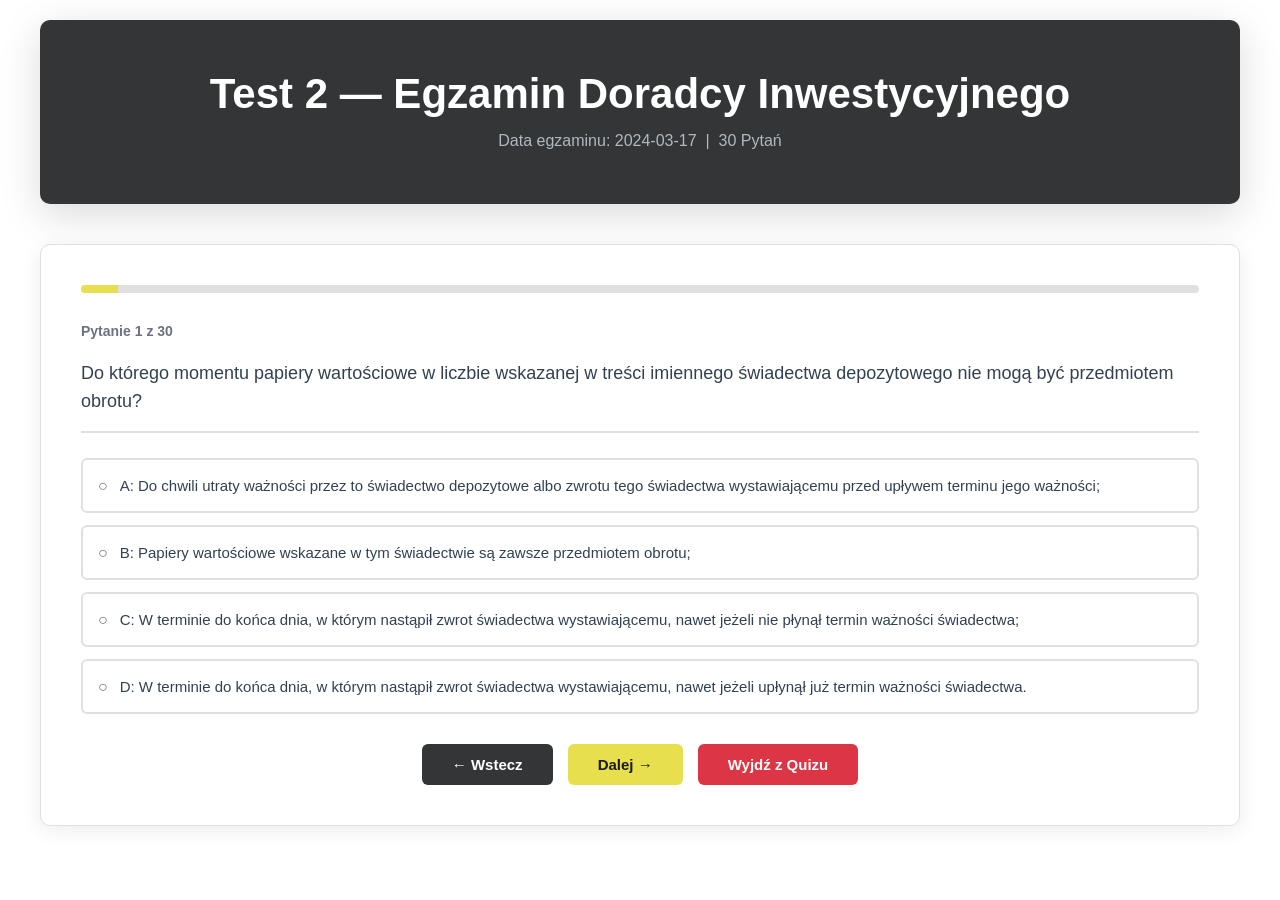
<file: quizzes/quiz2.html>
<!DOCTYPE html>
<html lang="pl">
<head>
    <meta charset="UTF-8">
    <meta name="viewport" content="width=device-width, initial-scale=1.0">
    <title>Test 2 (2024-03-17) - Quiz</title>
    <link rel="stylesheet" href="../css/style.css">
</head>
<body>
    <div class="container">
        <div class="header">
            <h1>Test 2 &mdash; Egzamin Doradcy Inwestycyjnego</h1>
            <p>Data egzaminu: 2024-03-17 &nbsp;|&nbsp; 30 Pytań</p>
        </div>

        <div class="main-content">
            <!-- Quiz Screen -->
            <div id="quizScreen" class="section">
                <div class="progress-bar">
                    <div class="progress-fill" id="progressFill"></div>
                </div>
                <div class="question-counter">
                    Pytanie <span id="currentQuestion">1</span> z <span id="totalQuestions">30</span>
                </div>
                <div class="question-text" id="questionText"></div>
                <div class="options" id="optionsContainer"></div>
                <div id="explanationBox" class="explanation-box hidden"></div>
                <div class="buttons">
                    <button type="button" class="btn-secondary" id="prevBtn">&#8592; Wstecz</button>
                    <button type="button" class="btn-primary"   id="nextBtn">Dalej &#8594;</button>
                    <button type="button" class="btn-primary"   id="finishBtn" style="display:none;">Zakończ &#8594;</button>
                    <button type="button" class="btn-secondary" onclick="exitQuiz()" style="background:#dc3545;">Wyjdź z Quizu</button>
                </div>
            </div>

            <!-- Results Screen -->
            <div id="resultsScreen" class="results-screen section">
                <div class="result-card">
                    <div class="result-status" id="resultStatus"></div>
                    <div class="score-display"  id="scoreDisplay">0 / 60</div>
                </div>
                <div class="results-grid">
                    <div class="result-item"><h3>Wynik Całkowity</h3><div class="value" id="totalScore">0</div></div>
                    <div class="result-item"><h3>Poprawne</h3><div class="value" id="correctCount">0</div></div>
                    <div class="result-item"><h3>Poprawne %</h3><div class="value" id="correctPercent">0%</div></div>
                    <div class="result-item"><h3>Niepoprawne %</h3><div class="value" id="incorrectPercent">0%</div></div>
                </div>
                <div class="result-breakdown">
                    <div class="breakdown-item">
                        <span class="breakdown-label">&#10003; Poprawne Odpowiedzi</span>
                        <span class="breakdown-value correct" id="breakdownCorrect">0 &times; (+2) = 0</span>
                    </div>
                    <div class="breakdown-item">
                        <span class="breakdown-label">&#10007; Niepoprawne Odpowiedzi</span>
                        <span class="breakdown-value incorrect" id="breakdownIncorrect">0 &times; (-1) = 0</span>
                    </div>
                    <div class="breakdown-item">
                        <span class="breakdown-label">&#8211; Puste Odpowiedzi</span>
                        <span class="breakdown-value" id="breakdownBlank">0 &times; (0) = 0</span>
                    </div>
                </div>
                <div class="buttons">
                    <button type="button" class="btn-primary"   onclick="retakeQuiz()">Powtórz Quiz</button>
                    <button type="button" class="btn-secondary" onclick="goHome()">Powrót do Domu</button>
                </div>
            </div>
        </div>
    </div>

    <script>
        const QUESTIONS   = [{"number":1,"text":"Do którego momentu papiery wartościowe w liczbie wskazanej w treści imiennego świadectwa depozytowego nie mogą być przedmiotem obrotu?","options":{"A":"Do chwili utraty ważności przez to świadectwo depozytowe albo zwrotu tego świadectwa wystawiającemu przed upływem terminu jego ważności;","B":"Papiery wartościowe wskazane w tym świadectwie są zawsze przedmiotem obrotu;","C":"W terminie do końca dnia, w którym nastąpił zwrot świadectwa wystawiającemu, nawet jeżeli nie płynął termin ważności świadectwa;","D":"W terminie do końca dnia, w którym nastąpił zwrot świadectwa wystawiającemu, nawet jeżeli upłynął już termin ważności świadectwa."}},{"number":2,"text":"Wskaż, kto wyznacza biegłego rewidenta, który ma przeprowadzić badanie sprawozdania założycieli spółki akcyjnej:","options":{"A":"założyciele spółki wskazują biegłego w umowie spółki;","B":"akcjonariusze, którzy objęli wszystkie akcje spółki;","C":"sąd rejestrowy właściwy ze względu na siedzibę spółki;","D":"sąd rejestrowy właściwy dla m.st. Warszawy."}},{"number":3,"text":"Na podstawie Rozporządzenia Ministra Finansów w sprawie informacji bieżących i okresowych przekazywanych przez emitentów papierów wartościowych oraz warunków uznawania za równoważne informacji wymaganych przepisami prawa państwa niebędącego państwem członkowskim, wskaż stwierdzenie prawdziwe w odniesieniu do raportów kwartalnych emitentów akcji:","options":{"A":"obowiązek przekazywania do publicznej wiadomości dotyczy raportów kwartalnych za każdy kwartał roku obrotowego;","B":"w przypadku stosowania MSR kwartalne skrócone sprawozdanie finansowe, zawarte w raporcie kwartalnym, sporządza się zgodnie z zakresem określonym w MSR 1 \"Prezentacja sprawozdań finansowych\";","C":"w przypadku stosowania MSR kwartalne sprawozdanie finansowe, zawarte w raporcie kwartalnym, sporządza się w wersji skróconej, której zakres został określony w tych standardach;","D":"kwartalne sprawozdanie finansowe, zawarte w raporcie kwartalnym, podlega obowiązkowi przeglądu przez firmę audytorską."}},{"number":4,"text":"Wskaż, zgodnie z Kodeksem Dobrej Praktyki Domów Maklerskich, czy dom maklerski ma obowiązek udzielania odpowiedzi na pisemne reklamacje klientów:","options":{"A":"tak;","B":"tak, ale tylko wtedy jeżeli dom maklerski uzna, że reklamacja jest zasadna;","C":"nie, ponieważ dom maklerski nie ma obowiązku udzielania odpowiedzi na reklamacje;","D":"nie, przy czym wyniki analizy reklamacji dom maklerski przedstawia zarządowi domu maklerskiego."}},{"number":5,"text":"Czy oświadczenia woli w związku z dokonywaniem czynności dotyczących obrotu papierami wartościowymi lub innymi instrumentami finansowymi kierowane do firm inwestycyjnych mogą być składane w postaci elektronicznej?","options":{"A":"Tak, za wyjątkiem składania zleceń nabycia certyfikatów inwestycyjnych funduszy inwestycyjnych;","B":"Tak, za wyjątkiem składania zleceń nabycia instrumentów pochodnych;","C":"Tak;","D":"Mogą być składane wyłącznie w tradycyjnej formie papierowej oraz drogą telefonicznego kontaktu."}},{"number":6,"text":"Wskaż, zgodnie ze Statutem Związku Maklerów i Doradców, kto może być wybrany na Rzecznika Dyscyplinarnego Związku Maklerów i Doradców:","options":{"A":"Członek Zwyczajny Związku;","B":"doradca inwestycyjny, ale nie ma obowiązku aby należał do Związku Maklerów i Doradców;","C":"Członek Zwyczajny Związku, który jest członkiem Związku przez co najmniej 4 lata;","D":"Członek Nadzwyczajny Związku."}},{"number":7,"text":"Wskaż, zgodnie z Regulaminem Krajowego Depozytu Papierów Wartościowych S.A., czy uczestnicy prowadzący rachunki papierów wartościowych lub rachunki zbiorcze, zobowiązani są zatrudniać do prowadzenia ewidencji papierów wartościowych osoby posiadające odpowiednią wiedzę oraz doświadczenie lub kwalifikacje w tym zakresie:","options":{"A":"tak;","B":"Regulamin Krajowego Depozytu Papierów Wartościowych S.A. nie określa takiego obowiązku;","C":"tak, ale wyłącznie w zakresie dotyczącym rachunków zbiorczych;","D":"tak, przy czym Regulamin Krajowego Depozytu Papierów Wartościowych S.A. wprowadza wymóg posiadania odpowiedniego certyfikatu wydanego przez Krajowy Depozyt Papierów Wartościowych S.A."}},{"number":8,"text":"Kto reprezentuje osobę prawną lub prowadzi jej sprawy w sytuacji braku organu albo braku w składzie organu uprawnionego do reprezentowania tej osoby prawnej?","options":{"A":"Kurator ustanowiony przez organ właścicielski;","B":"Opiekun ustanowiony przez organ właścicielski;","C":"Opiekun ustanowiony przez sąd;","D":"Kurator ustanowiony przez sąd."}},{"number":9,"text":"Komisja Nadzoru Finansowego przyjmuje zgłoszenia naruszeń lub potencjalnych naruszeń przepisów ustawy o obrocie instrumentami finansowymi. Czy przekazanie Komisji Nadzoru Finansowego takiego zgłoszenia może stanowić przyczynę rozwiązania z osobą zgłaszającą umowy o pracę?","options":{"A":"Tak;","B":"Nie;","C":"Tak, o ile zgłoszenie dotyczy tylko faktycznych naruszeń;","D":"Tak, jeżeli zostanie wykazane, że dotyczy to jedynie potencjalnych naruszeń."}},{"number":10,"text":"Wskaż, zgodnie z Kodeksem Dobrej Praktyki Domów Maklerskich, czy dom maklerski ma obowiązek informować klienta o istniejących i potencjalnych czynnikach ryzyka wynikających z właściwości poszczególnych instrumentów finansowych:","options":{"A":"tak, o ile klient złoży wniosek o informowanie go w takim zakresie;","B":"tak, ale dotyczy to wyłącznie instrumentów finansowych, które nie są papierami wartościowymi;","C":"tak, dom maklerski ma taki obowiązek;","D":"dom maklerski nie ma takiego obowiązku."}},{"number":11,"text":"Wskaż, zgodnie ze Statutem Związku Maklerów i Doradców, zdanie prawdziwe dotyczące Sądu Dyscyplinarnego Związku Maklerów i Doradców:","options":{"A":"Sąd Dyscyplinarny nie może wystąpić do Komisji Nadzoru Finansowego o skreślenie z listy maklerów lub doradców albo o zawieszenie uprawnień do wykonywania zawodu, wskazując ustawowe przesłanki odpowiednio skreślenia lub zawieszenia;","B":"Sąd Dyscyplinarny może wystąpić do Komisji Nadzoru Finansowego o skreślenie z listy maklerów lub doradców albo o zawieszenie uprawnień do wykonywania zawodu, wskazując ustawowe przesłanki odpowiednio skreślenia lub zawieszenia;","C":"w Statucie Związku Maklerów i Doradców brak jest postanowienia dotyczącego wystąpienia Sądu Dyscyplinarnego do Komisji Nadzoru Finansowego w sprawie skreślenia z listy maklerów lub doradców albo o zawieszenie uprawnień do wykonywania zawodu;","D":"Sąd Dyscyplinarny może wystąpić do Urzędu Komisji Nadzoru Finansowego o skreślenie z listy maklerów lub doradców albo o zawieszenie uprawnień do wykonywania zawodu, wskazując ustawowe przesłanki odpowiednio skreślenia lub zawieszenia."}},{"number":12,"text":"Na podstawie ustawy o rachunkowości, wskaż stwierdzenie prawdziwe:","options":{"A":"przez \"rezerwy\" rozumie się zobowiązania, których termin wymagalności lub kwota nie są pewne;","B":"przez \"znaczącego inwestora\" rozumie się jednostkę, która sprawuje kontrolę nad jednostką zależną;","C":"przez \"jednostkę stowarzyszoną\" rozumie się jednostkę, która jest współkontrolowana przez wspólników na podstawie zawartej pomiędzy nimi umowy, umowy spółki lub statutu;","D":"do instrumentów finansowych zalicza się rezerwy i aktywa z tytułu odroczonego podatku dochodowego."}},{"number":13,"text":"Przyjmując założenie, że statut spółki akcyjnej nie określa minimalnej wysokości kapitału zakładowego, wskaż, kiedy następuje zawiązanie spółki akcyjnej w organizacji:","options":{"A":"z chwilą objęcia wszystkich akcji przez akcjonariuszy;","B":"z chwilą objęcia minimum 50% akcji przez akcjonariuszy;","C":"z chwilą objęcia wszystkich akcji przez akcjonariusza większościowego;","D":"z chwilą objęcia minimum 50% akcji przez akcjonariusza większościowego."}},{"number":14,"text":"Na czyje żądanie posiadacz rachunku zbiorczego przekazuje dane identyfikujące osoby uprawnione z papierów wartościowych zapisanych na rachunku zbiorczym oraz dane o liczbie i rodzaju papierów wartościowych posiadanych przez te osoby?","options":{"A":"Na żądanie Komisji Nadzoru Finansowego albo Generalnego Inspektora Informacji Finansowej;","B":"Na żądanie Przewodniczącego Komisji Nadzoru Finansowego;","C":"Na żądanie wyłącznie Komisji Nadzoru Finansowego;","D":"Na żądanie wyłącznie Generalnego Inspektora Informacji Finansowej."}},{"number":15,"text":"Od kiedy człowiek ma zdolność prawną?","options":{"A":"Od chwili urodzenia;","B":"Od chwili uzyskania pełnoletności;","C":"Od chwili zawarcia małżeństwa przed uzyskaniem pełnoletności;","D":"Od chwili ukończenia lat trzynastu."}},{"number":16,"text":"Zgodnie z MSSF 5 \"Aktywa trwałe przeznaczone do sprzedaży oraz działalność zaniechana\", zatwierdzonym przez UE, jednostka wycenia składnik aktywów trwałych (lub grupę do zbycia) zaklasyfikowany jako przeznaczony do sprzedaży w kwocie:","options":{"A":"równej jego wartości godziwej;","B":"wyższej z jego wartości bilansowej i wartości godziwej pomniejszonej o koszty sprzedaży;","C":"niższej z jego wartości bilansowej i wartości godziwej pomniejszonej o koszty sprzedaży;","D":"wyższej z jego wartości godziwej i wartości użytkowej."}},{"number":17,"text":"Wskaż, kiedy rezydenci i nierezydenci Rzeczypospolitej Polskiej są obowiązani zgłaszać, w formie pisemnej, polskim organom celnym lub organom Straży Granicznej, przywóz do oraz wywóz za granicę Rzeczypospolitej Polskiej złota dewizowego lub platyny dewizowej:","options":{"A":"przekraczając granicę państwową Rzeczypospolitej Polskiej;","B":"przekraczając granicę państwową Rzeczypospolitej Polskiej wyłącznie drogą lotniczą;","C":"przekraczając granicę Unii Europejskiej;","D":"taki obowiązek nie został określony w przepisach prawa."}},{"number":18,"text":"Czy podmiot prowadzący zagraniczny rynek regulowany działający na terytorium innego państwa członkowskiego Unii Europejskiej może bez zezwolenia Komisji Nadzoru Finansowego instalować na terytorium Rzeczypospolitej Polskiej systemy informatyczne i urządzenia techniczne umożliwiające dostęp do tego rynku podmiotom prowadzącym działalność na terytorium Rzeczypospolitej Polskiej?","options":{"A":"Tak, przy czym warunkiem podjęcia takich czynności jest poinformowanie Komisji Nadzoru Finansowego przez właściwy organ nadzoru, który udzielił temu podmiotowi zezwolenia na prowadzenie rynku regulowanego, o zamiarze podjęcia takich czynności;","B":"Tak, ale wyłącznie jeżeli taki podmiot uzyska zezwolenie Komisji Nadzoru Finansowego;","C":"Tak, przy czym warunkiem podjęcia takich czynności jest poinformowanie Komisji Nadzoru Finansowego przez ten podmiot o zamiarze podjęcia takich czynności;","D":"Tak, ale wyłącznie jeżeli taki podmiot uzyska wpis do właściwego rejestru organu nadzoru, który udzielił temu podmiotowi zezwolenia na prowadzenie rynku regulowanego w innym państwie członkowskim Unii Europejskiej."}},{"number":19,"text":"Przez tytuły uczestnictwa w instytucjach wspólnego inwestowania rozumie się:","options":{"A":"wyemitowane na podstawie właściwych przepisów prawa polskiego lub obcego papiery wartościowe lub niebędące papierami wartościowymi instrumenty finansowe reprezentujące prawa majątkowe przysługujące uczestnikom instytucji wspólnego inwestowania, w tym w szczególności jednostki uczestnictwa funduszy inwestycyjnych;","B":"wyemitowane na podstawie właściwych przepisów prawa polskiego lub obcego papiery wartościowe lub niebędące papierami wartościowymi instrumenty finansowe reprezentujące prawa majątkowe przysługujące uczestnikom instytucji wspólnego inwestowania, z wyjątkiem jednostek uczestnictwa funduszy inwestycyjnych;","C":"wyemitowane na podstawie właściwych przepisów prawa polskiego lub obcego papiery wartościowe lub niebędące papierami wartościowymi instrumenty finansowe reprezentujące prawa majątkowe przysługujące uczestnikom instytucji wspólnego inwestowania, z wyjątkiem jednostek uczestnictwa specjalistycznych funduszy inwestycyjnych;","D":"wyemitowane na podstawie właściwych przepisów prawa polskiego lub obcego papiery wartościowe lub niebędące papierami wartościowymi instrumenty finansowe reprezentujące prawa majątkowe przysługujące uczestnikom instytucji wspólnego inwestowania, z wyjątkiem jednostek uczestnictwa funduszy inwestycyjnych zamkniętych."}},{"number":20,"text":"Co potwierdza imienne świadectwo depozytowe?","options":{"A":"Potwierdza posiadanie rachunku instrumentów finansowych;","B":"Potwierdza prawo uczestnictwa w walnym zgromadzeniu;","C":"Potwierdza legitymację do realizacji uprawnień wynikających z zapisów na rachunku papierów wartościowych, z wyłączeniem prawa uczestnictwa w walnym zgromadzeniu;","D":"Potwierdza legitymację do realizacji uprawnień wynikających z papierów wartościowych wskazanych w jego treści, które nie są lub nie mogą być realizowane wyłącznie na podstawie zapisów na rachunku papierów wartościowych, z wyłączeniem prawa uczestnictwa w walnym zgromadzeniu."}},{"number":21,"text":"Wskaż zadanie prawdziwe w odniesieniu do emisji bankowych papierów wartościowych:","options":{"A":"banki mogą emitować bankowe papiery wartościowe na warunkach podawanych do publicznej wiadomości;","B":"banki nie mogą emitować bankowych papierów wartościowych;","C":"banki mogą emitować bankowe papiery wartościowe na warunkach podawanych do wiadomości ich akcjonariuszy;","D":"banki mogą emitować bankowe papiery wartościowe na warunkach podawanych do wiadomości wybranych przez dany bank akcjonariuszy."}},{"number":22,"text":"Wskaż, zgodnie ze Statutem Związku Maklerów i Doradców, najwyższy organ Związku:","options":{"A":"Zjazd Maklerów i Doradców;","B":"Zarząd Związku Maklerów i Doradców;","C":"Komisja Rewizyjna Związku Maklerów i Doradców;","D":"Sąd Dyscyplinarny Związku Maklerów i Doradców."}},{"number":23,"text":"Zgodnie z MSR 38 \"Wartości niematerialne\", zatwierdzonym przez UE, prawdą jest, że:","options":{"A":"termin \"składnik wartości niematerialnych\" oznacza możliwy do zidentyfikowania niepieniężny składnik aktywów, nieposiadający postaci fizycznej;","B":"wystarczającym warunkiem ujęcia (w sprawozdaniu z sytuacji finansowej) składnika wartości niematerialnych jest udowodnienie, że jest prawdopodobne, że jednostka osiągnie przyszłe korzyści ekonomiczne, które można przyporządkować danemu składnikowi aktywów;","C":"składnik wartości niematerialnych wycenia się, po początkowym ujęciu, zawsze z wykorzystaniem modelu opartego na wartości przeszacowanej;","D":"nakłady na wytworzone przez jednostkę we własnym zakresie marki i listy klientów ujmuje się jako składniki wartości niematerialnych."}},{"number":24,"text":"Wskaż, w jaki sposób powinny być dokonane wpłaty na akcje spółki akcyjnej w organizacji:","options":{"A":"wpłaty powinny być dokonane bezpośrednio lub za pośrednictwem firmy inwestycyjnej, na rachunek spółki w organizacji prowadzony przez bank na terytorium Unii Europejskiej lub państwa będącego stroną umowy o Europejskim Obszarze Gospodarczym;","B":"wpłaty powinny być dokonane bezpośrednio lub za pośrednictwem firmy inwestycyjnej, na rachunek spółki w organizacji prowadzony przez bank na terytorium Rzeczypospolitej Polskiej;","C":"wpłaty powinny być dokonane bezpośrednio na rachunek spółki w organizacji prowadzony przez bank na terytorium Unii Europejskiej lub państwa będącego stroną umowy o Europejskim Obszarze Gospodarczym;","D":"wpłaty powinny być dokonane za pośrednictwem firmy inwestycyjnej na rachunek spółki w organizacji prowadzony przez bank na terytorium Unii Europejskiej lub państwa będącego stroną umowy o Europejskim Obszarze Gospodarczym."}},{"number":25,"text":"Wskaż organ spółki akcyjnej, który dokonuje wyboru podmiotu prowadzącego rejestr akcjonariuszy tej spółki:","options":{"A":"zarząd;","B":"walne zgromadzenie;","C":"prezes zarządu;","D":"żaden organ spółki akcyjnej nie dokonuje takiego wyboru, ponieważ to, kto prowadzi rejestr akcjonariuszy spółki akcyjnej wynika z przepisów prawa."}},{"number":26,"text":"Wskaż, jakie działania powinna podjąć firma inwestycyjna świadcząca usługi wykonywania zleceń nabycia lub zbycia instrumentów finansowych w związku z wykonaniem zlecenia klienta:","options":{"A":"firma inwestycyjna powinna podjąć wszelkie uzasadnione działania w celu uzyskania możliwie najlepszych wyników dla klienta, uwzględniając w szczególności cenę instrumentu finansowego, koszty związane z wykonaniem zlecenia, czas zawarcia transakcji, prawdopodobieństwo zawarcia transakcji oraz jej rozliczenia, wielkość zlecenia i jego charakter;","B":"firma inwestycyjna powinna podjąć wszelkie uzasadnione działania w celu uzyskania możliwie najlepszych wyników dla klienta, uwzględniając jednakże wyłącznie cenę instrumentu finansowego i koszty związanymi z wykonaniem zlecenia;","C":"firma inwestycyjna powinna podjąć wszelkie uzasadnione działania w celu uzyskania możliwie najlepszych wyników dla klienta, uwzględniając jednakże wielkość i charakter zleceń złożonych przez pozostałych klientów firmy inwestycyjnej;","D":"z obowiązujących przepisów prawa nie wynika obowiązek, aby firma inwestycyjna, świadcząc takie czynności, miała kierować się wymogami takimi jak cena instrumentu finansowego, koszty związane z wykonaniem zlecenia, czas zawarcia transakcji, prawdopodobieństwo zawarcia transakcji oraz jej rozliczenia, wielkość zlecenia i jego charakter."}},{"number":27,"text":"Zgodnie z MSSF 10 \"Skonsolidowane sprawozdania finansowe\", zatwierdzonym przez UE, jednostka dominująca przedstawia \"udziały niekontrolujące\" w swoim skonsolidowanym sprawozdaniu z sytuacji finansowej, w:","options":{"A":"kapitale własnym, oddzielnie od kapitału własnego właścicieli jednostki dominującej;","B":"kapitałach rezerwowych;","C":"zobowiązaniach finansowych;","D":"rezerwach."}},{"number":28,"text":"W jakiej formie następuje zbycie przedsiębiorstwa?","options":{"A":"W formie umowy cywilnoprawnej zawartej przez prokurentów;","B":"W formie pisemnej;","C":"W formie pisemnej z podpisami notarialnie poświadczonymi;","D":"W formie postanowienia wydanego przez sąd rejestrowy."}},{"number":29,"text":"Zgodnie z ustawą o rachunkowości, w przypadku umorzenia akcji własnych, w spółce akcyjnej, dodatnią różnicę między ich wartością nominalną a ceną nabycia należy odnieść na:","options":{"A":"kapitał zakładowy;","B":"kapitał zapasowy;","C":"zobowiązania długoterminowe;","D":"rezerwy na zobowiązania."}},{"number":30,"text":"Wskaż, zgodnie z ustawą Kodeks spółek handlowych, ile powinien wynosić kapitał zakładowy spółki akcyjnej:","options":{"A":"co najmniej 100 000 złotych;","B":"co najmniej 100 000 euro;","C":"co najmniej 10 000 złotych;","D":"co najmniej 10 000 euro."}}];
        const ANSWER_KEY  = {"1": "A", "2": "C", "3": "C", "4": "A", "5": "C", "6": "C", "7": "A", "8": "D", "9": "B", "10": "C", "11": "B", "12": "A", "13": "A", "14": "A", "15": "A", "16": "C", "17": "A", "18": "A", "19": "A", "20": "D", "21": "A", "22": "A", "23": "A", "24": "A", "25": "B", "26": "A", "27": "A", "28": "C", "29": "B", "30": "A"};
        const EXPLANATIONS = {"1": "Ustawa o obrocie instrumentami finansowymi stanowi, że papiery wartościowe w liczbie wskazanej w treści imiennego świadectwa depozytowego nie mogą być przedmiotem obrotu do chwili utraty ważności przez to świadectwo albo zwrotu świadectwa wystawiającemu przed upływem terminu jego ważności. Mechanizm ten zapobiega jednoczesnej realizacji uprawnień z PW (np. na WZA) i ich sprzedaży, blokując możliwość obrotu na czas ważności świadectwa.", "2": "Art. 312 §1 KSH wskazuje, że biegłego rewidenta do zbadania sprawozdania założycieli spółki akcyjnej wyznacza sąd rejestrowy właściwy ze względu na siedzibę spółki. Wyznaczenie przez sąd – a nie przez założycieli lub akcjonariuszy – ma na celu zagwarantowanie niezależności badania i ochronę przyszłych akcjonariuszy przed manipulowaniem wyceną wkładów. Opcja D (sąd właściwy dla m.st. Warszawy) podaje błędne kryterium właściwości sądu.", "3": "Rozporządzenie Ministra Finansów w sprawie informacji bieżących i okresowych stanowi, że w przypadku stosowania MSR kwartalne sprawozdanie finansowe zawarte w raporcie kwartalnym sporządza się w wersji skróconej, której zakres został określony w tych standardach – tj. zgodnie z MSR 34 \"Śródroczna sprawozdawczość finansowa\". Opcja B błędnie wskazuje MSR 1 jako podstawę zakresu sprawozdania kwartalnego. Opcja D jest błędna – sprawozdanie kwartalne nie podlega obowiązkowemu przeglądowi przez biegłego rewidenta.", "4": "Kodeks Dobrej Praktyki Domów Maklerskich wyraźnie stanowi, że dom maklerski ma obowiązek udzielania odpowiedzi na pisemne reklamacje klientów. Obowiązek ten ma charakter bezwzględny – nie jest uzależniony od uznania zasadności reklamacji przez DM. Opcja B jest błędna, ponieważ odpowiedź musi być udzielona niezależnie od oceny merytorycznej reklamacji. Brak odpowiedzi na reklamację stanowi naruszenie standardów etycznych i regulacyjnych.", "5": "Ustawa o obrocie instrumentami finansowymi wprost dopuszcza składanie oświadczeń woli dotyczących czynności w zakresie obrotu PW i innymi instrumentami finansowymi kierowanych do firm inwestycyjnych w postaci elektronicznej, bez wyjątków. Opcje A i B błędnie wprowadzają ograniczenia (certyfikaty inwestycyjne, instrumenty pochodne), które nie wynikają z przepisów. Opcja D jest całkowicie błędna – forma elektroniczna jest dopuszczona.", "6": "Statut Związku Maklerów i Doradców stanowi, że Rzecznikiem Dyscyplinarnym może być Członek Zwyczajny Związku, który jest członkiem Związku przez co najmniej 4 lata. Wymóg minimalnego stażu członkowskiego ma zapewnić odpowiednie doświadczenie w środowisku profesjonalnym. Opcja A pomija wymóg stażu, opcja B błędnie sugeruje, że doradca nie musi być członkiem ZMiD, a opcja D wskazuje na Członka Nadzwyczajnego, który nie spełnia wymogów.", "7": "Regulamin Krajowego Depozytu Papierów Wartościowych S.A. nakłada na uczestników prowadzących rachunki PW lub rachunki zbiorcze obowiązek zatrudniania do prowadzenia ewidencji PW osób posiadających odpowiednią wiedzę, doświadczenie lub kwalifikacje. Wymóg ten zapewnia bezpieczeństwo i prawidłowość ewidencjonowania PW na poziomie uczestników KDPW. Opcja D błędnie dodaje wymóg certyfikatu wydanego przez KDPW, który nie wynika z Regulaminu.", "8": "Art. 42 §1 Kodeksu cywilnego stanowi, że jeżeli osoba prawna nie może prowadzić swoich spraw z braku powołanych do tego organów, sąd ustanawia dla niej kuratora. Kuratora ustanawia zatem sąd – nie organ właścicielski. Kurator (nie opiekun) jest właściwą instytucją dla osób prawnych, a opiekun stosowany jest przy osobach fizycznych nieposiadających zdolności do czynności prawnych. Opcje A i B błędnie wskazują organ właścicielski, a opcja C myli kuratora z opiekunem.", "9": "Art. 3a ust. 1 zdanie trzecie ustawy o nadzorze nad rynkiem kapitałowym wyraźnie stanowi, że przekazanie KNF zgłoszenia naruszeń lub potencjalnych naruszeń przepisów ustawy o obrocie instrumentami finansowymi nie może stanowić przyczyny rozwiązania z osobą zgłaszającą umowy o pracę, umowy zlecenia, umowy o dzieło ani innej umowy o podobnym charakterze. Jest to mechanizm ochrony tzw. sygnalisty, zapewniający bezpieczeństwo osobom zgłaszającym nieprawidłowości.", "10": "Kodeks Dobrej Praktyki Domów Maklerskich nakłada na dom maklerski bezwzględny obowiązek informowania klienta o istniejących i potencjalnych czynnikach ryzyka wynikających z właściwości poszczególnych instrumentów finansowych. Obowiązek ten nie jest uzależniony od wniosku klienta (A) ani ograniczony do instrumentów niebędących PW (B). Ma charakter proaktywny – DM powinien z własnej inicjatywy informować klienta o ryzykach.", "11": "Statut ZMiD stanowi, że Sąd Dyscyplinarny może wystąpić do Komisji Nadzoru Finansowego – a nie do jej Urzędu (D) – o skreślenie z listy maklerów lub doradców albo o zawieszenie uprawnień do wykonywania zawodu, wskazując ustawowe przesłanki odpowiednio skreślenia lub zawieszenia. Wystąpienie do KNF, a nie do UKNF, jest istotnym rozróżnieniem, ponieważ KNF jest organem kolegialnym podejmującym decyzje w tych sprawach.", "12": "Art. 3 ust. 1 pkt 21 ustawy o rachunkowości definiuje rezerwy jako zobowiązania, których termin wymagalności lub kwota nie są pewne. Jest to klasyczna definicja rezerwy w polskiej rachunkowości, spójna z MSR 37. Opcja B opisuje zobowiązanie warunkowe (contingent liability), a nie rezerwę. Opcja C opisuje jednostkę współzależną, nie rezerwę. Opcja D jest błędna – rezerwy i aktywa z tyt. odroczonego podatku nie są instrumentami finansowymi.", "13": "Art. 306 KSH stanowi, że spółka akcyjna w organizacji powstaje – tj. zawiązuje się – z chwilą objęcia wszystkich akcji przez akcjonariuszy. Jest to moment, w którym spółka uzyskuje status podmiotu prawa (choć jeszcze bez wpisu do rejestru). Wymóg objęcia WSZYSTKICH akcji jest bezwzględny – objęcie 50% (B i D) lub tylko przez akcjonariusza większościowego (C i D) jest niewystarczające.", "14": "Ustawa o obrocie instrumentami finansowymi stanowi, że posiadacz rachunku zbiorczego przekazuje dane identyfikujące osoby uprawnione z PW zapisanych na rachunku zbiorczym oraz dane o liczbie i rodzaju PW na żądanie Komisji Nadzoru Finansowego albo Generalnego Inspektora Informacji Finansowej. Oba organy mają uprawnienie do żądania tych danych – opcja C ograniczająca to prawo tylko do KNF i opcja D tylko do GIIF są błędne.", "15": "Art. 8 §1 Kodeksu cywilnego stanowi, że każdy człowiek ma zdolność prawną od chwili urodzenia. Zdolność prawna jest kategorią obiektywną – powstaje automatycznie wraz z urodzeniem się dziecka żywego i nie jest związana z pełnoletnością, zawarciem małżeństwa ani żadnym innym zdarzeniem. Trwa do chwili śmierci.", "16": "MSSF 5 \"Aktywa trwałe przeznaczone do sprzedaży\" (par. 15) nakazuje wyceniać aktywa zaklasyfikowane jako przeznaczone do sprzedaży w kwocie niższej z: wartości bilansowej oraz wartości godziwej pomniejszonej o koszty sprzedaży (FVLCTS). Zasada ta chroni przed zawyżaniem wartości aktywów, które mają być zbyte – jeśli sprzedaż przyniesie mniej niż wartość bilansowa, odpis z tytułu utraty wartości jest ujmowany natychmiast.", "17": "Art. 18 ust. 1 ustawy Prawo dewizowe stanowi, że rezydenci i nierezydenci przekraczający granicę państwową Rzeczypospolitej Polskiej są obowiązani zgłaszać polskim organom celnym lub organom Straży Granicznej przywóz do i wywóz za granicę złota dewizowego lub platyny dewizowej. Obowiązek zgłoszenia jest związany z przekroczeniem granicy państwowej RP – nie granicy UE (C), i nie jest ograniczony do drogi lotniczej (B).", "18": "Ustawa o obrocie instrumentami finansowymi implementuje zasadę swobodnego świadczenia usług na rynku UE: podmiot prowadzący zagraniczny rynek regulowany z innego państwa UE może instalować systemy IT na terytorium RP bez zezwolenia KNF, pod warunkiem uprzedniego poinformowania KNF przez właściwy organ nadzoru kraju macierzystego, który udzielił temu podmiotowi zezwolenia na prowadzenie rynku regulowanego. Kluczowe jest, że informuje organ macierzysty – nie sam podmiot (C).", "19": "Art. 3 pkt 28a ustawy o obrocie instrumentami finansowymi definiuje tytuły uczestnictwa w instytucjach wspólnego inwestowania jako PW lub niebędące PW instrumenty finansowe reprezentujące prawa majątkowe uczestników tych instytucji, w tym w szczególności jednostki uczestnictwa funduszy inwestycyjnych. Słowo \"w szczególności\" oznacza, że katalog jest otwarty i obejmuje jednostki uczestnictwa – co wyklucza opcje B, C i D sugerujące ich wyłączenie.", "20": "Imienne świadectwo depozytowe potwierdza legitymację do realizacji uprawnień wynikających z papierów wartościowych wskazanych w jego treści, które nie są lub nie mogą być realizowane wyłącznie na podstawie zapisów na rachunku PW – z wyłączeniem prawa uczestnictwa w walnym zgromadzeniu. Istotą jest, że świadectwo służy do korzystania z uprawnień korporacyjnych innych niż uczestnictwo w WZA (do tego służy zapis na rachunku), np. do realizacji prawa poboru poza systemem depozytowym.", "21": "Art. 89 ust. 1 Prawa bankowego stanowi, że banki mogą emitować bankowe papiery wartościowe na warunkach podawanych do publicznej wiadomości. Oznacza to pełną transparentność warunków emisji – są one dostępne dla wszystkich, a nie tylko dla akcjonariuszy (C i D). Opcja B, twierdząca że banki nie mogą emitować BPW, jest oczywiście błędna.", "22": "Statut Związku Maklerów i Doradców stanowi, że najwyższym organem Związku jest Zjazd Maklerów i Doradców. Jest to organ uchwałodawczy, złożony ze wszystkich członków ZMiD, posiadający kompetencje do podejmowania najważniejszych decyzji dotyczących funkcjonowania Związku. Zarząd (B) jest organem wykonawczym, Komisja Rewizyjna (C) – kontrolnym, a Sąd Dyscyplinarny (D) – orzekającym.", "23": "MSR 38 par. 8 definiuje składnik wartości niematerialnych jako możliwy do zidentyfikowania niepieniężny składnik aktywów, nieposiadający postaci fizycznej. Możliwość zidentyfikowania oznacza, że składnik można wyodrębnić lub że wynika z praw umownych lub innych praw. Opcja B jest błędna – samo prawdopodobieństwo korzyści jest warunkiem koniecznym, ale niewystarczającym. Opcja C jest błędna – możliwy jest model przeszacowania lub kosztu. Opcja D jest błędna – marki własne nie są ujmowane jako WN.", "24": "Art. 309(2) KSH stanowi, że wpłaty na akcje SA w organizacji powinny być dokonane bezpośrednio lub za pośrednictwem firmy inwestycyjnej, na rachunek spółki w organizacji prowadzony przez bank na terytorium Unii Europejskiej lub państwa będącego stroną umowy o Europejskim Obszarze Gospodarczym. Dopuszczalne są oba sposoby wpłaty (bezpośrednio lub przez FI), a bank może być w całym EOG – nie tylko w Polsce (B).", "25": "Art. 3281 §1 KSH stanowi, że rejestr akcjonariuszy spółki akcyjnej prowadzi podmiot wybrany przez walne zgromadzenie spółki. Decyzja o wyborze podmiotu prowadzącego rejestr leży w gestii WZA – a nie zarządu (A) ani prezesa zarządu (C). Opcja D jest błędna, ponieważ wyboru dokonuje WZA na podstawie przepisów prawa, ale nie wynika z nich z góry, kto prowadzi rejestr – to właśnie WZA podejmuje tę decyzję.", "26": "Art. 27b ustawy o obrocie instrumentami finansowymi (implementacja MiFID II, zasada best execution) nakłada na firmy inwestycyjne obowiązek podejmowania wszelkich uzasadnionych działań w celu uzyskania najlepszego możliwego wyniku dla klienta, uwzględniając: cenę instrumentu finansowego, koszty wykonania zlecenia, czas zawarcia transakcji, prawdopodobieństwo zawarcia i rozliczenia transakcji, wielkość i charakter zlecenia. Katalog tych czynników jest kompleksowy – nie ogranicza się tylko do ceny i kosztów (B).", "27": "MSSF 10 par. 22 wymaga, aby jednostka dominująca prezentowała udziały niekontrolujące w skonsolidowanym sprawozdaniu z sytuacji finansowej w ramach kapitału własnego, oddzielnie od kapitału własnego właścicieli jednostki dominującej. Jest to fundamentalna zasada konsolidacji – udziały niekontrolujące są częścią kapitału własnego grupy, mimo że nie należą do właścicieli jednostki dominującej.", "28": "Art. 751 §1 KC stanowi, że zbycie przedsiębiorstwa powinno być dokonane w formie pisemnej z podpisami notarialnie poświadczonymi. Jest to forma szczególna – zwykła forma pisemna (B) jest niewystarczająca, a akt notarialny (D) byłby wymagany tylko wtedy, gdyby w skład przedsiębiorstwa wchodziły nieruchomości (co powoduje wymóg aktu notarialnego dla całej czynności). Standardowo wystarczą podpisy notarialnie poświadczone.", "29": "Ustawa o rachunkowości (art. 36 ust. 2e) stanowi, że w przypadku umorzenia akcji własnych dodatnią różnicę między wartością nominalną umorzonych akcji a ceną ich nabycia odnosi się na kapitał zapasowy. Jest to regulacja szczegółowa dotycząca rachunkowego ujęcia umorzenia akcji własnych – nadwyżka wartości nominalnej nad ceną nabycia jest \"zyskiem\" na transakcji, który trafia na kapitał zapasowy, a nie zwiększa wynik finansowy.", "30": "Art. 308 §1 KSH stanowi, że kapitał zakładowy spółki akcyjnej powinien wynosić co najmniej 100 000 złotych. Jest to minimalna kwota wymagana do zarejestrowania SA w Polsce. Opcja B (100 000 euro) byłaby kwotą zbyt wysoką i wyrażoną w obcej walucie, co byłoby sprzeczne z polskim systemem prawnym. Opcje C i D (10 000 zł/euro) odnoszą się do minimalnego kapitału sp. z o.o., nie SA."};
        const PASS_SCORE  = 40;
        const CORRECT_PTS = 2;
        const WRONG_PTS   = -1;

        let idx = 0;
        let ans = {};

        function display() {
            const q  = QUESTIONS[idx];
            const ak = JSON.parse(localStorage.getItem('answerKey')) || ANSWER_KEY;
            const selected = ans[idx];

            document.getElementById('currentQuestion').textContent = idx + 1;
            document.getElementById('progressFill').style.width =
                ((idx + 1) / QUESTIONS.length * 100) + '%';
            document.getElementById('questionText').textContent = q.text;

            let html = '';
            for (const [key, val] of Object.entries(q.options)) {
                const isSel  = selected === key;
                const cor    = ak[q.number];
                let cls = '';
                if (selected !== undefined && isSel)
                    cls = (key === cor) ? 'correct' : 'incorrect';

                const fb = (selected !== undefined && isSel)
                    ? `<span class="feedback">${key === cor ? '&#10003; Poprawnie' : '&#10007; Źle'}</span>`
                    : '';

                html += `
                    <div class="option ${cls} ${selected !== undefined ? 'answered' : ''}"
                         ${selected === undefined ? `data-key="${key}"` : ''}>
                        <span class="option-marker">${isSel ? (key === cor ? '&#10003;' : '&#10007;') : '&#9675;'}</span>
                        <span class="option-text">${key}: ${val}</span>
                        ${fb}
                    </div>`;
            }
            document.getElementById('optionsContainer').innerHTML = html;

            // Show explanation if wrong answer was selected
            const expBox = document.getElementById('explanationBox');
            if (selected !== undefined) {
                const cor = ak[q.number];
                if (selected !== cor && EXPLANATIONS[q.number]) {
                    expBox.innerHTML = '<span class="exp-label">Wyjaśnienie:</span> ' + EXPLANATIONS[q.number] + ' <em>Prawidłowa odpowiedź: <strong>' + cor + '</strong>.</em>';
                    expBox.classList.remove('hidden');
                } else {
                    expBox.innerHTML = '';
                    expBox.classList.add('hidden');
                }
            } else {
                expBox.innerHTML = '';
                expBox.classList.add('hidden');
            }

            document.getElementById('prevBtn').disabled = idx === 0;
            const last = idx === QUESTIONS.length - 1;
            document.getElementById('nextBtn').style.display   = last ? 'none'  : 'block';
            document.getElementById('finishBtn').style.display = last ? 'block' : 'none';
        }

        let pickLocked = false;
        function pick(key) {
            if (pickLocked) return;
            pickLocked = true;
            ans[idx] = key;
            display();
            setTimeout(() => { pickLocked = false; }, 300);
        }

        document.getElementById('prevBtn').addEventListener('click', function(e) {
            if (!e.isTrusted) return;
            if (idx > 0) { idx--; display(); }
        });
        document.getElementById('nextBtn').addEventListener('click', function(e) {
            if (!e.isTrusted) return;
            if (idx < QUESTIONS.length - 1) { idx++; display(); }
        });
        document.getElementById('finishBtn').addEventListener('click', function(e) {
            if (!e.isTrusted) return;
            finishQuiz();
        });

        document.getElementById('optionsContainer').addEventListener('click', function(e) {
            if (!e.isTrusted) return;
            const opt = e.target.closest('.option[data-key]');
            if (opt) pick(opt.dataset.key);
        });

        function finishQuiz() {
            const ak = JSON.parse(localStorage.getItem('answerKey')) || ANSWER_KEY;
            let correct = 0, wrong = 0, blank = 0;
            QUESTIONS.forEach((q, i) => {
                const u = ans[i], c = ak[q.number];
                if (!u) blank++; else if (u === c) correct++; else wrong++;
            });
            const score  = correct * CORRECT_PTS + wrong * WRONG_PTS;
            const max    = QUESTIONS.length * CORRECT_PTS;
            const passed = score >= PASS_SCORE;

            document.getElementById('resultStatus').textContent  = passed ? '✓ ZALICZONE' : '✗ NIEZALICZONE';
            document.getElementById('resultStatus').className    = 'result-status ' + (passed ? 'pass' : 'fail');
            document.getElementById('scoreDisplay').textContent  = score + ' / ' + max;
            document.getElementById('totalScore').textContent    = score;
            document.getElementById('correctCount').textContent  = correct;
            document.getElementById('correctPercent').textContent   = Math.round(correct / QUESTIONS.length * 100) + '%';
            document.getElementById('incorrectPercent').textContent = Math.round(wrong   / QUESTIONS.length * 100) + '%';
            document.getElementById('breakdownCorrect').textContent   = correct + ' × (+2) = +' + (correct * CORRECT_PTS);
            document.getElementById('breakdownIncorrect').textContent = wrong   + ' × (-1) = '  + (wrong * WRONG_PTS);
            document.getElementById('breakdownBlank').textContent     = blank   + ' × (0) = 0';

            document.getElementById('quizScreen').style.display    = 'none';
            document.getElementById('resultsScreen').style.display = 'block';
        }

        function retakeQuiz() {
            idx = 0; ans = {};
            document.getElementById('resultsScreen').style.display = 'none';
            document.getElementById('quizScreen').style.display    = 'block';
            display();
        }

        function exitQuiz() {
            if (confirm('Czy na pewno chcesz wyjść z quizu? Twój postęp zostanie utracony.'))
                window.location.href = '../index.html';
        }

        function goHome() { window.location.href = '../index.html'; }

        window.addEventListener('DOMContentLoaded', display);
    </script>
</body>
</html>
</file>
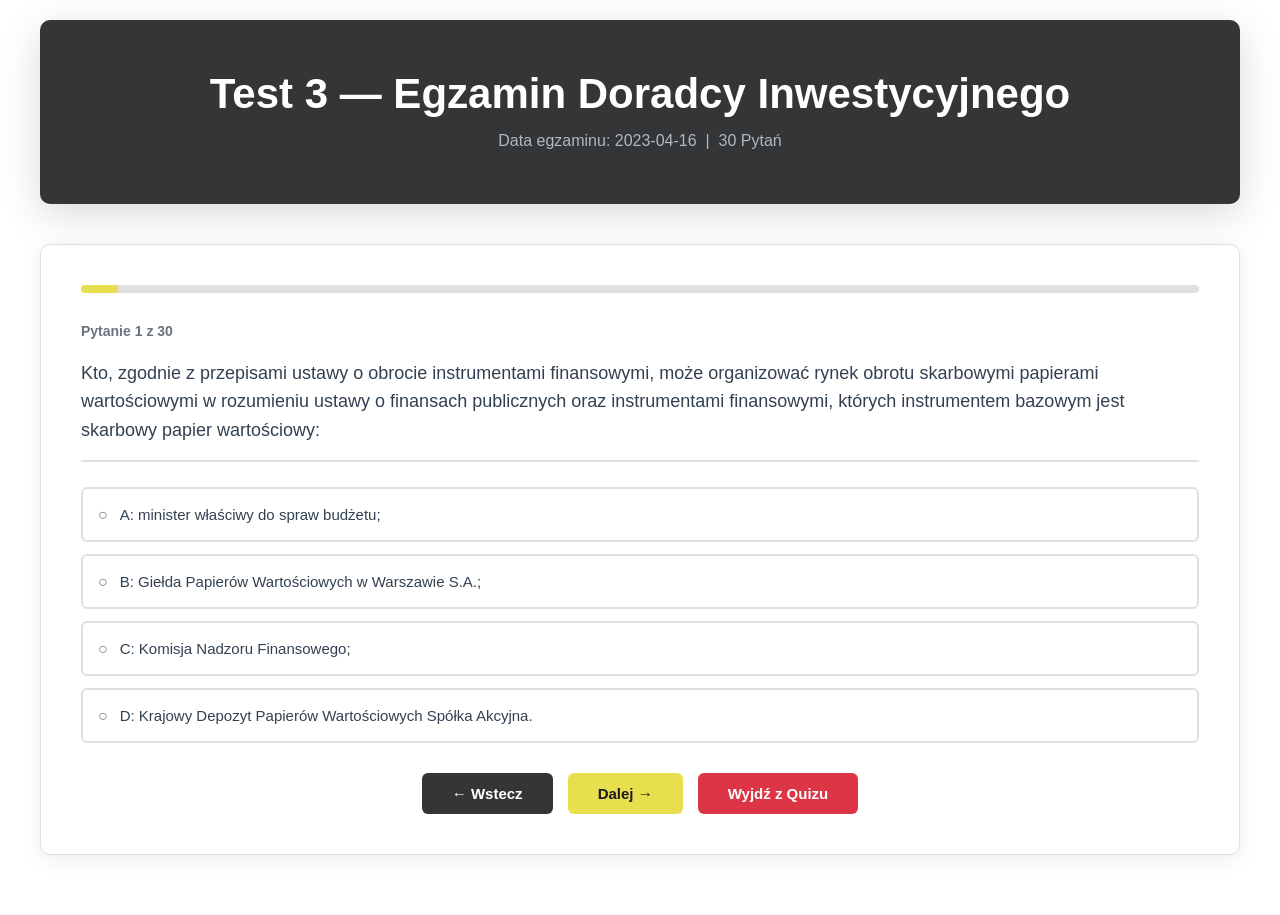
<file: quizzes/quiz3.html>
<!DOCTYPE html>
<html lang="pl">
<head>
    <meta charset="UTF-8">
    <meta name="viewport" content="width=device-width, initial-scale=1.0">
    <title>Test 3 (2023-04-16) - Quiz</title>
    <link rel="stylesheet" href="../css/style.css">
</head>
<body>
    <div class="container">
        <div class="header">
            <h1>Test 3 &mdash; Egzamin Doradcy Inwestycyjnego</h1>
            <p>Data egzaminu: 2023-04-16 &nbsp;|&nbsp; 30 Pytań</p>
        </div>

        <div class="main-content">
            <!-- Quiz Screen -->
            <div id="quizScreen" class="section">
                <div class="progress-bar">
                    <div class="progress-fill" id="progressFill"></div>
                </div>
                <div class="question-counter">
                    Pytanie <span id="currentQuestion">1</span> z <span id="totalQuestions">30</span>
                </div>
                <div class="question-text" id="questionText"></div>
                <div class="options" id="optionsContainer"></div>
                <div id="explanationBox" class="explanation-box hidden"></div>
                <div class="buttons">
                    <button type="button" class="btn-secondary" id="prevBtn">&#8592; Wstecz</button>
                    <button type="button" class="btn-primary"   id="nextBtn">Dalej &#8594;</button>
                    <button type="button" class="btn-primary"   id="finishBtn" style="display:none;">Zakończ &#8594;</button>
                    <button type="button" class="btn-secondary" onclick="exitQuiz()" style="background:#dc3545;">Wyjdź z Quizu</button>
                </div>
            </div>

            <!-- Results Screen -->
            <div id="resultsScreen" class="results-screen section">
                <div class="result-card">
                    <div class="result-status" id="resultStatus"></div>
                    <div class="score-display"  id="scoreDisplay">0 / 60</div>
                </div>
                <div class="results-grid">
                    <div class="result-item"><h3>Wynik Całkowity</h3><div class="value" id="totalScore">0</div></div>
                    <div class="result-item"><h3>Poprawne</h3><div class="value" id="correctCount">0</div></div>
                    <div class="result-item"><h3>Poprawne %</h3><div class="value" id="correctPercent">0%</div></div>
                    <div class="result-item"><h3>Niepoprawne %</h3><div class="value" id="incorrectPercent">0%</div></div>
                </div>
                <div class="result-breakdown">
                    <div class="breakdown-item">
                        <span class="breakdown-label">&#10003; Poprawne Odpowiedzi</span>
                        <span class="breakdown-value correct" id="breakdownCorrect">0 &times; (+2) = 0</span>
                    </div>
                    <div class="breakdown-item">
                        <span class="breakdown-label">&#10007; Niepoprawne Odpowiedzi</span>
                        <span class="breakdown-value incorrect" id="breakdownIncorrect">0 &times; (-1) = 0</span>
                    </div>
                    <div class="breakdown-item">
                        <span class="breakdown-label">&#8211; Puste Odpowiedzi</span>
                        <span class="breakdown-value" id="breakdownBlank">0 &times; (0) = 0</span>
                    </div>
                </div>
                <div class="buttons">
                    <button type="button" class="btn-primary"   onclick="retakeQuiz()">Powtórz Quiz</button>
                    <button type="button" class="btn-secondary" onclick="goHome()">Powrót do Domu</button>
                </div>
            </div>
        </div>
    </div>

    <script>
        const QUESTIONS   = [{"number":1,"text":"Kto, zgodnie z przepisami ustawy o obrocie instrumentami finansowymi, może organizować rynek obrotu skarbowymi papierami wartościowymi w rozumieniu ustawy o finansach publicznych oraz instrumentami finansowymi, których instrumentem bazowym jest skarbowy papier wartościowy:","options":{"A":"minister właściwy do spraw budżetu;","B":"Giełda Papierów Wartościowych w Warszawie S.A.;","C":"Komisja Nadzoru Finansowego;","D":"Krajowy Depozyt Papierów Wartościowych Spółka Akcyjna."}},{"number":2,"text":"Zgodnie z przepisami ustawy o funduszach inwestycyjnych i zarządzaniu alternatywnymi funduszami inwestycyjnymi, wskaż podmiot, z którym towarzystwo funduszy inwestycyjnych może zawrzeć umowę o wykonywanie funkcji depozytariusza funduszu inwestycyjnego:","options":{"A":"Krajowy Depozyt Papierów Wartościowych Spółka Akcyjna;","B":"Giełda Papierów Wartościowych w Warszawie S.A.;","C":"inne towarzystwo funduszy inwestycyjnych;","D":"Catalyst."}},{"number":3,"text":"Mając na uwadze postanowienia Regulaminu Krajowego Depozytu Papierów Wartościowych S.A., wskaż zasadę, która nie ma zastosowania do ewidencji papierów wartościowych prowadzonej przez Krajowy Depozyt Papierów Wartościowych S.A.:","options":{"A":"zasada przejrzystości;","B":"zasada odrębnej rejestracji papierów wartościowych;","C":"zasada nieuwzględniania typów uczestnictwa;","D":"zasada jednoczesności zapisów."}},{"number":4,"text":"Mając na uwadze przepisy ustawy o Narodowym Banku Polskim, wskaż stwierdzenie fałszywe. W wykonaniu swoich zadań Narodowy Bank Polski współdziała z właściwymi organami państwa w kształtowaniu i realizacji polityki gospodarczej państwa, dążąc przy tym do zapewnienia należytej realizacji założeń polityki pieniężnej, a w szczególności:","options":{"A":"przekazuje organom państwa założenia polityki pieniężnej oraz informacje dotyczące realizacji polityki pieniężnej i sytuacji w systemie bankowym;","B":"współdziała z Prezesem Rady Ministrów w opracowaniu planów finansowych państwa;","C":"opiniuje projekty aktów normatywnych z zakresu polityki gospodarczej;","D":"opiniuje projekty aktów normatywnych dotyczących działalności banków i mających znaczenie dla systemu bankowego."}},{"number":5,"text":"Na podstawie MSR 8 \"Zasady (polityka) rachunkowości, zmiany wartości szacunkowych i korygowanie błędów\", zatwierdzonego przez UE, wskaż stwierdzenie fałszywe:","options":{"A":"\"wartości szacunkowe\" są to kwoty pieniężne w sprawozdaniu finansowym, które podlegają niepewności wyceny;","B":"przykładem wartości szacunkowej jest odpis na oczekiwane straty kredytowe w zastosowaniu MSSF 9 \"Instrumenty finansowe\";","C":"zmiana wartości szacunkowej z założenia odnosi się do poprzednich okresów oraz stanowi korektę błędu;","D":"w przypadku trudności w odróżnieniu zmiany zasad (polityki) rachunkowości od zmiany wartości szacunkowej zmianę traktuje się jako zmianę wartości szacunkowej."}},{"number":6,"text":"Zgodnie z Rozporządzeniem Ministra Finansów w sprawie szczególnych zasad rachunkowości banków, prawdą jest, że:","options":{"A":"aktywa i zobowiązania finansowe, a także zobowiązania pozabilansowe, ujmowane są w księgach rachunkowych na dzień zawarcia transakcji;","B":"zdematerializowane papiery wartościowe nienotowane na rynku regulowanym oraz w alternatywnym systemie obrotu, należące do klientów, zapisane na rachunkach papierów wartościowych, wycenia się według wartości godziwej;","C":"zabezpieczenie inwestycji netto w podmiocie zagranicznym rozlicza się w sposób przewidziany dla zabezpieczeń wartości godziwej;","D":"w przypadku zbycia inwestycji netto w podmiocie zagranicznym skutki wyceny instrumentu zabezpieczającego, odnoszące się do części zabezpieczenia uznanego za skuteczne, ujmuje się odpowiednio w zyskach nadzwyczajnych lub stratach nadzwyczajnych."}},{"number":7,"text":"Mając na uwadze przepisy ustawy – Kodeks spółek handlowych, wskaż stwierdzenie prawdziwe:","options":{"A":"akcjonariusz spółki komandytowo-akcyjnej nie odpowiada za zobowiązania spółki;","B":"akcjonariusz spółki komandytowo-akcyjnej odpowiada za zobowiązania spółki;","C":"akcjonariusz spółki komandytowo-akcyjnej odpowiada wyłącznie za zobowiązania podatkowe spółki;","D":"Kodeks spółek handlowych nie reguluje kwestii odpowiedzialności akcjonariusza spółki komandytowo-akcyjnej za zobowiązania spółki."}},{"number":8,"text":"Zgodnie z postanowieniami Kodeksu Dobrej Praktyki Domów Maklerskich, dom maklerski, jako profesjonalny pośrednik w obrocie instrumentami finansowymi:","options":{"A":"nie może wykorzystywać swojej uprzywilejowanej pozycji;","B":"nie może wykorzystywać swojej uprzywilejowanej pozycji, ale przy podejmowaniu decyzji inwestycyjnych na własny rachunek może wykorzystywać informacje o obrotach klientów oraz inne dane dotyczące klientów;","C":"nie może wykorzystywać swojej uprzywilejowanej pozycji, ale przy podejmowaniu decyzji inwestycyjnych na własny rachunek może wykorzystywać informacje o zleceniach klientów oraz inne dane dotyczące klientów;","D":"nie może wykorzystywać swojej uprzywilejowanej pozycji, ale przy podejmowaniu decyzji inwestycyjnych na własny rachunek może wykorzystywać informacje o stanach, obrotach i zleceniach klientów."}},{"number":9,"text":"Przepisy ustawy – Kodeks cywilny o sprzedaży rzeczy stosuje się odpowiednio:","options":{"A":"wyłącznie do sprzedaży energii;","B":"do sprzedaży energii, praw oraz wody;","C":"wyłącznie do sprzedaży energii oraz wody;","D":"wyłącznie do sprzedaży praw oraz wody."}},{"number":10,"text":"Mając na uwadze przepisy ustawy o nadzorze nad rynkiem finansowym, wskaż stwierdzenie prawdziwe:","options":{"A":"Przewodniczący Komisji Nadzoru Finansowego nadaje Urzędowi Komisji Nadzoru Finansowego statut zarządzeniem wewnętrznym;","B":"Prezes Rady Ministrów, w drodze zarządzenia, nadaje Urzędowi Komisji Nadzoru Finansowego statut, w którym określa jego organizację wewnętrzną;","C":"minister właściwy do spraw budżetu, w drodze rozporządzenia, nadaje Urzędowi Komisji Nadzoru Finansowego statut;","D":"uchwalenie statutu Urzędu Komisji Nadzoru Finansowego należy do zadań Komisji Nadzoru Finansowego."}},{"number":11,"text":"Na podstawie ustawy o rachunkowości, wskaż stwierdzenie fałszywe:","options":{"A":"dzień bilansowy to dzień, na który jednostka sporządza sprawozdanie finansowe;","B":"aktywa netto to aktywa jednostki pomniejszone o zobowiązania, odpowiadające wartościowo kapitałowi (funduszowi) własnemu;","C":"kapitały mniejszości to część aktywów jednostki zależnej, objętej skonsolidowanym sprawozdaniem finansowym, która należy do udziałowców innych niż jednostki grupy kapitałowej;","D":"grupa kapitałowa to jednostka dominująca wraz z jednostkami zależnymi i jednostkami stowarzyszonymi."}},{"number":12,"text":"Mając na uwadze przepisy ustawy – Kodeks spółek handlowych, wskaż stwierdzenie prawdziwe:","options":{"A":"umowa spółki jawnej nie może przewidywać, że wspólnik jest pozbawiony prawa reprezentowania spółki albo że jest uprawniony do jej reprezentowania tylko łącznie z innym wspólnikiem lub prokurentem;","B":"umowa spółki jawnej musi przewidywać, że jeden wspólnik jest pozbawiony prawa reprezentowania spółki;","C":"umowa spółki jawnej może przewidywać, że wspólnik jest pozbawiony prawa reprezentowania spółki albo że jest uprawniony do jej reprezentowania tylko łącznie z innym wspólnikiem lub prokurentem;","D":"umowa spółki jawnej musi przewidywać, że jeden wspólnik jest uprawniony do reprezentowania spółki tylko łącznie z innym wspólnikiem lub prokurentem."}},{"number":13,"text":"Zgodnie z przepisami ustawy o obrocie instrumentami finansowymi, wskaż kto dokonuje wpisu na listę doradców inwestycyjnych:","options":{"A":"Komisja Nadzoru Finansowego;","B":"Dyrektor Generalny Komisji Nadzoru Finansowego;","C":"Komisja Egzaminacyjna dla Doradców Inwestycyjnych;","D":"Przewodniczący Komisji Egzaminacyjnej dla Doradców Inwestycyjnych."}},{"number":14,"text":"Zgodnie z przepisami ustawy o obrocie instrumentami finansowymi, dom maklerski staje się uczestnikiem systemu rekompensat z chwilą:","options":{"A":"udzielenia mu przez Komisję Nadzoru Finansowego zezwolenia na prowadzenie działalności maklerskiej;","B":"upływu 10 dni od daty udzielenia mu przez Komisję Nadzoru Finansowego zezwolenia na prowadzenie działalności maklerskiej;","C":"upływu 5 dni od daty udzielenia mu przez Komisję Nadzoru Finansowego zezwolenia na prowadzenie działalności maklerskiej;","D":"upływu 10 dni od daty doręczenia mu zezwolenia na prowadzenie działalności maklerskiej udzielonego przez Komisję Nadzoru Finansowego."}},{"number":15,"text":"Na podstawie MSR 28 \"Inwestycje w jednostkach stowarzyszonych i wspólnych przedsięwzięciach\", zatwierdzonego przez UE, wskaż stwierdzenie fałszywe:","options":{"A":"\"jednostka stowarzyszona\" jest to jednostka, nad którą inwestor sprawuje kontrolę;","B":"stosując metodę praw własności, inwestycje ujmuje się zgodnie z tą metodą od dnia, w którym dana jednostka spełnia wymogi definicji jednostki stowarzyszonej lub wspólnego przedsięwzięcia;","C":"stosując metodę praw własności, wartość firmy dotyczącą jednostki stowarzyszonej lub wspólnego przedsięwzięcia ujmuje się w wartości bilansowej inwestycji;","D":"amortyzacja wartości firmy dotyczącej jednostki stowarzyszonej lub wspólnego przedsięwzięcia, powstałej przy zastosowaniu metody praw własności, nie jest dozwolona."}},{"number":16,"text":"Zgodnie z przepisami ustawy – Prawo bankowe, bank informuje Komisję Nadzoru Finansowego o zamierzonym programie emisji papierów wartościowych wskazując warunki i wartość programu emisji:","options":{"A":"na 30 dni przed terminem emisji;","B":"niezwłocznie;","C":"na 60 dni przed terminem emisji;","D":"w dniu rozpoczęcia emisji."}},{"number":17,"text":"Zgodnie z rozporządzeniem Ministra Rozwoju i Finansów w sprawie określenia szczegółowych warunków technicznych i organizacyjnych dla firm inwestycyjnych, banków, o których mowa w art. 70 ust. 2 ustawy o obrocie instrumentami finansowymi, i banków powierniczych, firma inwestycyjna świadcząca usługi przechowywania lub rejestrowania instrumentów finansowych oraz prowadzenia rachunków pieniężnych jest obowiązana do:","options":{"A":"przechowywania lub rejestrowania aktywów klienta w taki sposób, aby możliwe było w każdej chwili wyodrębnienie aktywów przechowywanych na rzecz jednego klienta od aktywów innego klienta oraz od aktywów własnych firmy inwestycyjnej;","B":"przechowywania lub rejestrowania aktywów klienta w taki sposób, aby możliwe było raz na miesiąc wyodrębnienie aktywów przechowywanych na rzecz jednego klienta od aktywów innego klienta oraz od aktywów własnych firmy inwestycyjnej;","C":"przechowywania lub rejestrowania aktywów klienta w taki sposób, aby możliwe było w każdej chwili, ale nie częściej niż raz na miesiąc, wyodrębnienie aktywów przechowywanych na rzecz jednego klienta od aktywów innego klienta oraz od aktywów własnych firmy inwestycyjnej;","D":"przechowywania lub rejestrowania aktywów klienta w taki sposób, aby możliwe było, w pierwszy dzień każdego kwartału, wyodrębnienie aktywów przechowywanych na rzecz jednego klienta od aktywów innego klienta oraz od aktywów własnych firmy inwestycyjnej."}},{"number":18,"text":"Zgodnie z przepisami ustawy – Kodeks cywilny, jeżeli kupujący dopuścił się zwłoki z odebraniem rzeczy sprzedanej:","options":{"A":"sprzedawca musi oddać rzecz na przechowanie na koszt i niebezpieczeństwo kupującego;","B":"sprzedawca może oddać rzecz na przechowanie na koszt i niebezpieczeństwo kupującego;","C":"sprzedawca pod żadnym warunkiem nie może oddać rzeczy na przechowanie na koszt i niebezpieczeństwo kupującego;","D":"sprzedawca niezwłocznie wystawia rzecz do ponownego sprzedania."}},{"number":19,"text":"Mając na uwadze przepisy ustawy o Narodowym Banku Polskim, wskaż stwierdzenie fałszywe:","options":{"A":"Narodowy Bank Polski nie posiada osobowości prawnej;","B":"Narodowy Bank Polski nie podlega wpisowi do rejestru przedsiębiorstw państwowych;","C":"działalność Narodowego Banku Polskiego jest prowadzona na obszarze Rzeczypospolitej Polskiej;","D":"siedzibą Narodowego Banku Polskiego jest Warszawa."}},{"number":20,"text":"Zgodnie z przepisami ustawy o funduszach inwestycyjnych i zarządzaniu alternatywnymi funduszami inwestycyjnymi, wskaż, co nie należy do celów inwestycyjnych funduszu inwestycyjnego otwartego:","options":{"A":"ochrona realnej wartości aktywów funduszu inwestycyjnego;","B":"osiąganie przychodów z lokat netto funduszu inwestycyjnego;","C":"wzrost wartości aktywów funduszu inwestycyjnego w wyniku wzrostu wartości lokat;","D":"systematyczne zwiększanie liczby uczestników."}},{"number":21,"text":"Zgodnie z MSR 40 \"Nieruchomości inwestycyjne\", zatwierdzonym przez UE, nieruchomość inwestycyjną posiadaną na własność początkowo wycenia się według:","options":{"A":"wartości godziwej;","B":"wartości przeszacowanej;","C":"wartości netto możliwej do uzyskania;","D":"ceny nabycia lub kosztu wytworzenia. Przy początkowej wycenie uwzględnia się koszty przeprowadzenia transakcji."}},{"number":22,"text":"Zgodnie z przepisami ustawy o obrocie instrumentami finansowymi, wskaż kto może skreślić doradcę inwestycyjnego z listy doradców inwestycyjnych:","options":{"A":"Komisja Nadzoru Finansowego;","B":"Dyrektor Generalny Komisji Nadzoru Finansowego;","C":"Komisja Egzaminacyjna dla Doradców Inwestycyjnych;","D":"Przewodniczący Komisji Egzaminacyjnej dla Doradców Inwestycyjnych."}},{"number":23,"text":"Zgodnie z przepisami ustawy – Kodeks cywilny, jeżeli pełnomocnik po wygaśnięciu umocowania dokona w imieniu mocodawcy czynności prawnej w granicach pierwotnego umocowania, to:","options":{"A":"czynność prawna nigdy nie może zostać uznana za ważną;","B":"czynność prawna jest ważna, chyba że druga strona o wygaśnięciu umocowania wiedziała lub z łatwością mogła się dowiedzieć;","C":"czynność prawna zawsze jest ważna;","D":"czynność prawna jest ważna wyłącznie po wyrażeniu odrębnego potwierdzenia przez mocodawcę w terminie 5 dni od daty wykonania tej czynności prawnej."}},{"number":24,"text":"Zgodnie z przepisami ustawy – Kodeks spółek handlowych, do powstania spółki akcyjnej wymaga się spełnienia czterech wymogów. Którego z przedstawionych wymogów do takich się nie zalicza:","options":{"A":"zawiązanie spółki, w tym podpisanie statutu przez założycieli;","B":"wniesienie przez akcjonariuszy wkładów na pokrycie całego kapitału zakładowego, z uwzględnieniem zasad dotyczących terminów pokrywania akcji obejmowanych za wkłady pieniężne oraz niepieniężne;","C":"ustanowienie wyłącznie zarządu, tj. bez obowiązku ustanowienia rady nadzorczej;","D":"wpis do rejestru."}},{"number":25,"text":"Zgodnie z postanowieniami Kodeksu Dobrej Praktyki Domów Maklerskich, przy zarządzaniu portfelem na zlecenie klienta dom maklerski zobowiązany jest:","options":{"A":"do udzielania na każde żądanie klienta lub jego pełnomocnika w granicach umocowania, informacji dotyczących stanu jego portfela oraz operacji dokonanych w ramach zarządzania, o ile umowa o zarządzanie nie stanowi inaczej;","B":"do udzielania wyłącznie pełnomocnikowi klienta informacji dotyczących stanu jego portfela oraz operacji dokonanych w ramach zarządzania;","C":"do udzielania na każde żądanie pełnomocnika klienta wyłącznie informacji dotyczących operacji dokonanych w ramach zarządzania;","D":"do udzielania na każde żądanie klienta lub jego pełnomocnika w granicach umocowania wyłącznie informacji dotyczących stanu jego portfela."}},{"number":26,"text":"Zgodnie z ustawą o rachunkowości, w przypadku rozliczenia połączenia spółek handlowych metodą nabycia:","options":{"A":"kapitał (fundusz) własny spółki przejętej ustalony na dzień połączenia jako aktywa netto według wartości godziwej podlega wyłączeniu;","B":"w bilansie połączonych spółek wyłączeniu nie podlegają wzajemne należności i zobowiązania;","C":"nadwyżka ceny przejęcia nad wartością godziwą aktywów netto spółki przejętej wykazywana jest w pasywach spółki, na którą przeszedł majątek połączonych spółek, jako ujemna wartość firmy;","D":"odpisów amortyzacyjnych od wartości firmy dokonuje się metodą liniową i zalicza się je do pozostałych przychodów operacyjnych."}},{"number":27,"text":"Mając na uwadze przepisy ustawy o nadzorze nad rynkiem kapitałowym wskaż, co nie należy do zadań Komisji Nadzoru Finansowego:","options":{"A":"podejmowanie działań służących prawidłowemu funkcjonowaniu rynku kapitałowego;","B":"sprawowanie nadzoru nad działalnością podmiotów nadzorowanych oraz wykonywaniem przez te podmioty obowiązków związanych z ich uczestnictwem w obrocie na rynku kapitałowym, w zakresie określonym przepisami prawa;","C":"podejmowanie działań edukacyjnych i informacyjnych w zakresie funkcjonowania rynku kapitałowego;","D":"wykonywanie wyłącznie zadań określonych przez Ministra Finansów."}},{"number":28,"text":"Czy, zgodnie z postanowieniami Kodeksu Dobrej Praktyki Domów Maklerskich, członek Izby Domów Maklerskich (IDM) zobowiązany jest poinformować klientów i podmioty współpracujące o fakcie, że jego działalność podlega zasadom Kodeksu Dobrej Praktyki Domów Maklerskich?","options":{"A":"nie;","B":"tak – co najmniej poprzez wywieszenie stosownej informacji w swojej siedzibie (centrali) i Punktach Obsługi Klientów oraz swojej stronie internetowej;","C":"tak – wyłącznie poprzez wywieszenie stosownej informacji na swojej stronie internetowej;","D":"tak – wyłącznie poprzez wywieszenie stosownej informacji w swojej siedzibie (centrali)."}},{"number":29,"text":"Zgodnie z przepisami ustawy o nadzorze nad rynkiem finansowym, w sprawach cywilnych wynikających ze stosunków związanych z uczestnictwem w obrocie na rynku finansowym albo dotyczących podmiotów wykonujących działalność na tym rynku uprawnienia prokuratora wynikające z przepisów ustawy - Kodeks postępowania cywilnego przysługują:","options":{"A":"Przewodniczącemu Komisji Nadzoru Finansowego;","B":"Zastępcy Przewodniczącego Komisji Nadzoru Finansowego;","C":"Komisji Nadzoru Finansowego;","D":"Zastępcom Przewodniczącego Komisji Nadzoru Finansowego."}},{"number":30,"text":"Zgodnie z przepisami ustawy o giełdach towarowych, wskaż czego ustawa nie wymienia jako cel działania spółki prowadzącej giełdę towarową:","options":{"A":"koncentracja podaży i popytu na towary giełdowe;","B":"zapewnienie bezpiecznego i sprawnego przebiegu transakcji giełdowych i rozliczeń;","C":"upowszechnianie jednolitych informacji umożliwiających ocenę aktualnej wartości towarów giełdowych;","D":"obsługa klientów detalicznych."}}];
        const ANSWER_KEY  = {"1": "A", "2": "A", "3": "C", "4": "B", "5": "C", "6": "A", "7": "A", "8": "A", "9": "B", "10": "B", "11": "D", "12": "C", "13": "A", "14": "A", "15": "A", "16": "A", "17": "A", "18": "B", "19": "A", "20": "D", "21": "D", "22": "A", "23": "B", "24": "C", "25": "A", "26": "A", "27": "D", "28": "B", "29": "C", "30": "D"};
        const EXPLANATIONS = {"1": "Art. 94 ust. 1 ustawy o obrocie instrumentami finansowymi stanowi, że minister właściwy do spraw budżetu może organizować rynek obrotu skarbowymi papierami wartościowymi w rozumieniu ustawy o finansach publicznych oraz instrumentami finansowymi, których instrumentem bazowym jest skarbowy papier wartościowy. Kompetencja ta wynika ze szczególnej roli Ministra Finansów jako emisariusza obligacji skarbowych i zarządcy długiem publicznym.", "2": "Art. 72 ust. 1 ustawy o funduszach inwestycyjnych stanowi, że depozytariuszem funduszu inwestycyjnego może być wyłącznie bank mający siedzibę na terytorium RP z kapitałem własnym co najmniej 100 mln zł lub Krajowy Depozyt Papierów Wartościowych S.A. Towarzystwo FI (C) nie może być depozytariuszem zarządzanych przez siebie funduszy ze względu na conflict of interest. Catalyst (D) to platforma obrotu, nie podmiot świadczący usługi depozytariusza.", "3": "Regulamin KDPW określa następujące zasady mające zastosowanie do ewidencji PW: zasada przejrzystości, zasada odrębnej rejestracji papierów wartościowych, zasada jednoczesności zapisów oraz zasada zgodności sald. \"Zasada nieuwzględniania typów uczestnictwa\" nie jest jedną z zasad wymienionych w Regulaminie KDPW – jej nazwa sugeruje coś odwrotnego do faktycznej zasady, zgodnie z którą typy uczestnictwa mają znaczenie dla praw i obowiązków uczestników.", "4": "Art. 17 ust. 1 ustawy o Narodowym Banku Polskim stanowi, że NBP współdziała z właściwymi organami państwa, a w zakresie przygotowania budżetu państwa – z ministrem właściwym do spraw finansów publicznych, a nie z Prezesem Rady Ministrów. Opcja B twierdzi, że NBP współdziała z Prezesem RM w opracowaniu planów finansowych państwa – jest to fałszywe, ponieważ właściwym organem jest minister finansów.", "5": "MSR 8 par. 32 wyraźnie rozróżnia zmianę zasad (polityki) rachunkowości od zmiany wartości szacunkowej. Zmiana wartości szacunkowej (par. 36-38) jest ujmowana prospektywnie – nie odnosi się do poprzednich okresów i z definicji nie stanowi korekty błędu. Stwierdzenie C jest zatem fałszywe. Błędy (par. 41-42) są kategorią odrębną i wymagają korekty retrospektywnej.", "6": "Rozporządzenie Ministra Finansów w sprawie szczególnych zasad rachunkowości banków stanowi, że aktywa i zobowiązania finansowe, a także zobowiązania pozabilansowe, ujmowane są w księgach rachunkowych na dzień zawarcia transakcji (trade date accounting). Jest to odejście od ogólnej zasady memoriałowej i wynika ze specyfiki instrumentów finansowych, gdzie prawa i obowiązki powstają z chwilą zawarcia umowy.", "7": "Art. 135 KSH stanowi, że akcjonariusz spółki komandytowo-akcyjnej nie odpowiada za zobowiązania spółki. W spółce k-a za zobowiązania odpowiadają wyłącznie komplementariusze (bez ograniczeń, całym swoim majątkiem). Akcjonariusze wnoszą kapitał, ale nie ponoszą odpowiedzialności osobistej – jest to jedna z kluczowych różnic między S.K.A. a spółką komandytową, gdzie komandytariusz odpowiada do wysokości sumy komandytowej.", "8": "Kodeks Dobrej Praktyki Domów Maklerskich stanowi, że dom maklerski jako profesjonalny pośrednik nie może wykorzystywać swojej uprzywilejowanej pozycji. Oznacza to całkowity zakaz wykorzystywania informacji o zleceniach, stanach i obrotach klientów przy podejmowaniu własnych decyzji inwestycyjnych. Opcje B, C i D błędnie sugerują, że DM może korzystać z pewnych kategorii informacji klientowskich we własnym obrocie – jest to niedopuszczalne.", "9": "Art. 555 KC stanowi, że przepisy o sprzedaży rzeczy stosuje się odpowiednio do sprzedaży energii, praw oraz wody. Katalog ten jest enumeratywny – wymienione są trzy kategorie: energia, prawa i woda. Opcja A (tylko energia) i opcja D (tylko prawa i woda) podają niekompletne wyliczenia, a opcja C (tylko energia i woda) pomija prawa.", "10": "Art. 17 ust. 5 ustawy o nadzorze nad rynkiem finansowym stanowi, że Prezes Rady Ministrów, w drodze zarządzenia, nadaje Urzędowi Komisji Nadzoru Finansowego statut, w którym określa jego organizację wewnętrzną. Jest to kompetencja Prezesa RM – nie Przewodniczącego KNF (A), nie ministra finansów (C) ani samej Komisji (D). Statut nadawany zarządzeniem RM zapewnia niezależność UKNF od jego własnego kierownictwa.", "11": "Art. 3 ust. 1 pkt 44 ustawy o rachunkowości definiuje grupę kapitałową jako jednostkę dominującą wraz z jednostkami zależnymi. Definicja ta nie obejmuje jednostek stowarzyszonych – są one ujmowane metodą praw własności w skonsolidowanym sprawozdaniu, ale nie wchodzą w skład grupy kapitałowej. Odpowiedź D twierdząca, że grupa kapitałowa obejmuje jednostki stowarzyszone, jest zatem fałszywa.", "12": "Art. 30 §1 KSH stanowi, że umowa spółki jawnej może przewidywać, że wspólnik jest pozbawiony prawa reprezentowania spółki albo że jest uprawniony do jej reprezentowania tylko łącznie z innym wspólnikiem lub prokurentem. Jest to uprawnienie do modyfikacji zasady domyślnej (każdy wspólnik może samodzielnie reprezentować spółkę). Opcja A błędnie twierdzi, że taka modyfikacja jest niemożliwa, a opcje B i D sugerują obowiązkowość pewnych rozwiązań.", "13": "Art. 124 ust. 4 ustawy o obrocie instrumentami finansowymi stanowi, że wpisu osoby fizycznej na listę doradców inwestycyjnych dokonuje Komisja Nadzoru Finansowego. Jest to decyzja administracyjna wydawana przez KNF jako organ kolegialny – nie przez Dyrektora Generalnego UKNF (B) ani przez Komisję Egzaminacyjną (C, D), która jest organem przeprowadzającym egzaminy, a nie prowadzącym listę.", "14": "Art. 133 ust. 1 ustawy o obrocie instrumentami finansowymi stanowi, że dom maklerski staje się uczestnikiem systemu rekompensat z chwilą udzielenia mu przez Komisję Nadzoru Finansowego zezwolenia na prowadzenie działalności maklerskiej. Uczestnictwo w systemie rekompensat jest obligatoryjne i automatyczne – powstaje z mocy prawa w momencie udzielenia zezwolenia, bez potrzeby oczekiwania (opcje B, C, D błędnie wskazują na termin odroczony).", "15": "MSR 28 par. 3 definiuje jednostkę stowarzyszoną jako jednostkę, na którą inwestor wywiera znaczący wpływ, ale nad którą nie sprawuje kontroli. Sprawowanie kontroli charakteryzuje zależność (subsidiary), a nie stowarzyszenie. Opcja A twierdzi, że jednostka stowarzyszona to taka, nad którą inwestor sprawuje kontrolę – jest to błędne (kontrola = jednostka zależna). Dlatego opcja A jest stwierdzeniem fałszywym.", "16": "Art. 89 ust. 3 Prawa bankowego stanowi, że bank informuje Komisję Nadzoru Finansowego o zamierzonym programie emisji papierów wartościowych, wskazując warunki i wartość programu emisji, na 30 dni przed terminem emisji. Termin 30-dniowy umożliwia KNF weryfikację warunków emisji i podjęcie ewentualnych działań nadzorczych przed jej rozpoczęciem.", "17": "Rozporządzenie MF w sprawie szczegółowych warunków technicznych i organizacyjnych dla firm inwestycyjnych stanowi, że firma inwestycyjna przechowuje lub rejestruje aktywa klienta w taki sposób, aby możliwe było w każdej chwili wyodrębnienie aktywów jednego klienta od aktywów innego klienta oraz od aktywów własnych firmy. Wymóg \"w każdej chwili\" jest kluczowy – zapewnia ochronę klientów w każdym momencie, nie tylko okresowo (B, C) lub kwartalnie (D).", "18": "Art. 551 KC stanowi, że jeżeli kupujący dopuścił się zwłoki z odebraniem rzeczy sprzedanej, sprzedawca może oddać rzecz na przechowanie na koszt i niebezpieczeństwo kupującego. Jest to uprawnienie sprzedawcy (\"może\"), a nie obowiązek (\"musi\" – opcja A). Prawo to chroni sprzedawcę przed kosztami przechowania rzeczy, którą kupujący niezasadnie odmawia odebrania.", "19": "Art. 2 ust. 1 ustawy o Narodowym Banku Polskim stanowi wprost, że Narodowy Bank Polski posiada osobowość prawną. Oznacza to, że NBP jest odrębnym podmiotem prawa – może nabywać prawa i zaciągać zobowiązania we własnym imieniu. Stwierdzenie A, że NBP nie posiada osobowości prawnej, jest zatem fałszywe.", "20": "Art. 3 ustawy o funduszach inwestycyjnych określa cele inwestycyjne FIO: ochrona realnej wartości aktywów (A), osiąganie przychodów z lokat netto (B) i wzrost wartości aktywów w wyniku wzrostu wartości lokat (C). \"Systematyczne zwiększanie liczby uczestników\" nie jest celem inwestycyjnym FIO – jest to cel handlowy/marketingowy, a nie ustawowy cel funduszu inwestycyjnego.", "21": "MSR 40 par. 20 stanowi, że nieruchomość inwestycyjną posiadaną na własność ujmuje się początkowo według ceny nabycia lub kosztu wytworzenia. Przy wycenie początkowej uwzględnia się koszty przeprowadzenia transakcji (np. opłaty notarialne, podatek od czynności cywilnoprawnych). Dopiero po początkowym ujęciu jednostka może wybrać model wartości godziwej lub model kosztu do późniejszej wyceny.", "22": "Art. 124 ust. 5 ustawy o obrocie instrumentami finansowymi stanowi, że skreślenia doradcy inwestycyjnego z listy dokonuje Komisja Nadzoru Finansowego. Analogicznie jak przy wpisie na listę, organem właściwym jest KNF – nie Dyrektor Generalny UKNF ani Komisja Egzaminacyjna. Skreślenie z listy jest decyzją administracyjną, która może nastąpić np. na wniosek DI lub z urzędu.", "23": "Art. 105 KC stanowi, że jeżeli pełnomocnik po wygaśnięciu umocowania dokona w imieniu mocodawcy czynności prawnej w granicach pierwotnego umocowania, czynność prawna jest ważna, chyba że druga strona o wygaśnięciu umocowania wiedziała lub z łatwością mogła się dowiedzieć. Zasada ta chroni bezpieczeństwo obrotu i osoby trzecie działające w dobrej wierze. Czynność jest więc co do zasady ważna – ale z możliwością powołania się na wygaśnięcie przez drugą stronę.", "24": "Art. 306 KSH wymaga do powstania SA: (1) zawiązania spółki (podpisanie statutu), (2) wniesienia przez akcjonariuszy wkładów na pokrycie kapitału zakładowego, (3) ustanowienia zarządu I rady nadzorczej (obie są obowiązkowe w SA – art. 381 KSH), (4) wpisu do rejestru. Opcja C twierdzi, że wystarczy ustanowienie \"wyłącznie zarządu\" bez rady nadzorczej – jest to błędne, rada nadzorcza jest obowiązkowa w SA.", "25": "Kodeks Dobrej Praktyki Domów Maklerskich stanowi, że przy zarządzaniu portfelem DM jest zobowiązany do udzielania na każde żądanie klienta lub jego pełnomocnika (w granicach umocowania) informacji dotyczących stanu portfela oraz operacji dokonanych w ramach zarządzania, o ile umowa o zarządzanie nie stanowi inaczej. Dostęp do informacji jest prawem zarówno klienta, jak i jego pełnomocnika, bez rozróżnienia na jedną lub drugą kategorię (opcje B, C, D niesłusznie zawężają to prawo).", "26": "Ustawa o rachunkowości (art. 44b) stanowi, że przy metodzie nabycia, kapitał własny spółki przejętej ustalony na dzień połączenia jako aktywa netto według wartości godziwej podlega wyłączeniu przy sporządzaniu łącznego bilansu. Jest to fundamentalna zasada metody nabycia – eliminacja kapitału jednostki przejętej w zamian za wykazanie przejętych aktywów i zobowiązań według wartości godziwej oraz ewentualnej wartości firmy.", "27": "Ustawa o nadzorze nad rynkiem kapitałowym określa zadania KNF: podejmowanie działań dla prawidłowego funkcjonowania rynku (A), sprawowanie nadzoru nad podmiotami nadzorowanymi (B) i działania edukacyjne/informacyjne (C). KNF jest niezależnym organem administracji publicznej – wykonywanie wyłącznie zadań określonych przez Ministra Finansów (D) jest całkowicie sprzeczne z jej statusem i ustawowymi kompetencjami.", "28": "Kodeks Dobrej Praktyki Domów Maklerskich nakłada na członka IDM obowiązek informowania klientów i podmiotów współpracujących o fakcie podlegania zasadom Kodeksu co najmniej poprzez wywieszenie stosownej informacji w siedzibie (centrali) i Punktach Obsługi Klientów oraz na swojej stronie internetowej. Minimalny standard jest zatem trójkanałowy: siedziba, POK i strona internetowa. Opcja C (tylko strona internetowa) i D (tylko siedziba) są niewystarczające.", "29": "Art. 6 ust. 2 ustawy o nadzorze nad rynkiem finansowym stanowi, że w sprawach cywilnych wynikających ze stosunków związanych z uczestnictwem w obrocie na rynku finansowym uprawnienia prokuratora przysługują Komisji Nadzoru Finansowego. Uprawnienia te pozwalają KNF na aktywne uczestnictwo w postępowaniach cywilnych dotyczących rynku finansowego, np. wnoszenie pozwów czy zaskarżanie uchwał.", "30": "Ustawa o giełdach towarowych (art. 16 ust. 1) określa cele spółki prowadzącej giełdę towarową: koncentrację podaży i popytu na towary giełdowe (A), zapewnienie bezpiecznego i sprawnego przebiegu transakcji (B) oraz upowszechnianie jednolitych informacji umożliwiających ocenę wartości towarów giełdowych (C). Obsługa klientów detalicznych (D) nie jest ustawowym celem giełdy towarowej – giełdy są platformami hurtowymi dla profesjonalnych uczestników rynku."};
        const PASS_SCORE  = 40;
        const CORRECT_PTS = 2;
        const WRONG_PTS   = -1;

        let idx = 0;
        let ans = {};

        function display() {
            const q  = QUESTIONS[idx];
            const ak = JSON.parse(localStorage.getItem('answerKey')) || ANSWER_KEY;
            const selected = ans[idx];

            document.getElementById('currentQuestion').textContent = idx + 1;
            document.getElementById('progressFill').style.width =
                ((idx + 1) / QUESTIONS.length * 100) + '%';
            document.getElementById('questionText').textContent = q.text;

            let html = '';
            for (const [key, val] of Object.entries(q.options)) {
                const isSel  = selected === key;
                const cor    = ak[q.number];
                let cls = '';
                if (selected !== undefined && isSel)
                    cls = (key === cor) ? 'correct' : 'incorrect';

                const fb = (selected !== undefined && isSel)
                    ? `<span class="feedback">${key === cor ? '&#10003; Poprawnie' : '&#10007; Źle'}</span>`
                    : '';

                html += `
                    <div class="option ${cls} ${selected !== undefined ? 'answered' : ''}"
                         ${selected === undefined ? `data-key="${key}"` : ''}>
                        <span class="option-marker">${isSel ? (key === cor ? '&#10003;' : '&#10007;') : '&#9675;'}</span>
                        <span class="option-text">${key}: ${val}</span>
                        ${fb}
                    </div>`;
            }
            document.getElementById('optionsContainer').innerHTML = html;

            // Show explanation if wrong answer was selected
            const expBox = document.getElementById('explanationBox');
            if (selected !== undefined) {
                const cor = ak[q.number];
                if (selected !== cor && EXPLANATIONS[q.number]) {
                    expBox.innerHTML = '<span class="exp-label">Wyjaśnienie:</span> ' + EXPLANATIONS[q.number] + ' <em>Prawidłowa odpowiedź: <strong>' + cor + '</strong>.</em>';
                    expBox.classList.remove('hidden');
                } else {
                    expBox.innerHTML = '';
                    expBox.classList.add('hidden');
                }
            } else {
                expBox.innerHTML = '';
                expBox.classList.add('hidden');
            }

            document.getElementById('prevBtn').disabled = idx === 0;
            const last = idx === QUESTIONS.length - 1;
            document.getElementById('nextBtn').style.display   = last ? 'none'  : 'block';
            document.getElementById('finishBtn').style.display = last ? 'block' : 'none';
        }

        let pickLocked = false;
        function pick(key) {
            if (pickLocked) return;
            pickLocked = true;
            ans[idx] = key;
            display();
            setTimeout(() => { pickLocked = false; }, 300);
        }

        document.getElementById('prevBtn').addEventListener('click', function(e) {
            if (!e.isTrusted) return;
            if (idx > 0) { idx--; display(); }
        });
        document.getElementById('nextBtn').addEventListener('click', function(e) {
            if (!e.isTrusted) return;
            if (idx < QUESTIONS.length - 1) { idx++; display(); }
        });
        document.getElementById('finishBtn').addEventListener('click', function(e) {
            if (!e.isTrusted) return;
            finishQuiz();
        });

        document.getElementById('optionsContainer').addEventListener('click', function(e) {
            if (!e.isTrusted) return;
            const opt = e.target.closest('.option[data-key]');
            if (opt) pick(opt.dataset.key);
        });

        function finishQuiz() {
            const ak = JSON.parse(localStorage.getItem('answerKey')) || ANSWER_KEY;
            let correct = 0, wrong = 0, blank = 0;
            QUESTIONS.forEach((q, i) => {
                const u = ans[i], c = ak[q.number];
                if (!u) blank++; else if (u === c) correct++; else wrong++;
            });
            const score  = correct * CORRECT_PTS + wrong * WRONG_PTS;
            const max    = QUESTIONS.length * CORRECT_PTS;
            const passed = score >= PASS_SCORE;

            document.getElementById('resultStatus').textContent  = passed ? '✓ ZALICZONE' : '✗ NIEZALICZONE';
            document.getElementById('resultStatus').className    = 'result-status ' + (passed ? 'pass' : 'fail');
            document.getElementById('scoreDisplay').textContent  = score + ' / ' + max;
            document.getElementById('totalScore').textContent    = score;
            document.getElementById('correctCount').textContent  = correct;
            document.getElementById('correctPercent').textContent   = Math.round(correct / QUESTIONS.length * 100) + '%';
            document.getElementById('incorrectPercent').textContent = Math.round(wrong   / QUESTIONS.length * 100) + '%';
            document.getElementById('breakdownCorrect').textContent   = correct + ' × (+2) = +' + (correct * CORRECT_PTS);
            document.getElementById('breakdownIncorrect').textContent = wrong   + ' × (-1) = '  + (wrong * WRONG_PTS);
            document.getElementById('breakdownBlank').textContent     = blank   + ' × (0) = 0';

            document.getElementById('quizScreen').style.display    = 'none';
            document.getElementById('resultsScreen').style.display = 'block';
        }

        function retakeQuiz() {
            idx = 0; ans = {};
            document.getElementById('resultsScreen').style.display = 'none';
            document.getElementById('quizScreen').style.display    = 'block';
            display();
        }

        function exitQuiz() {
            if (confirm('Czy na pewno chcesz wyjść z quizu? Twój postęp zostanie utracony.'))
                window.location.href = '../index.html';
        }

        function goHome() { window.location.href = '../index.html'; }

        window.addEventListener('DOMContentLoaded', display);
    </script>
</body>
</html>
</file>
<file: css/style.css>
/* ===== COLOUR VARIABLES ===== */
        :root {
            --accent:      #E7DF4E;   /* Lemon Yellow  – buttons, highlights */
            --primary:     #324151;   /* Slate Gray    – text, logo, headings */
            --bg:          #FFFFFF;   /* Pure White    – main background */
            --banner:      #333537;   /* Charcoal Gray – lower banners, cards */
            --btn-text:    #1A1A1A;   /* Off-Black     – text on yellow buttons */
            --border:      #e0e0e0;
            --muted:       #6b7280;
            --surface:     #f5f5f5;
        }

        /* ===== TOPIC THEME (Teal) ===== */
        .theme-topics {
            --accent:      #2DD4BF;
            --primary:     #1E3A4F;
            --banner:      #1E2D3D;
            --btn-text:    #FFFFFF;
            --accent-hover: #22b8a5;
            --accent-shadow: rgba(45, 212, 191, 0.3);
            --accent-glow:   rgba(45, 212, 191, 0.5);
            --accent-bg:     #e6faf7;
            --explanation-bg: #e6faf7;
            --explanation-border: #2DD4BF;
            --explanation-label: #0d7d6c;
        }

        :root {
            --accent-hover: #d4cc3a;
            --accent-shadow: rgba(231, 223, 78, 0.3);
            --accent-glow:   rgba(231, 223, 78, 0.5);
            --accent-bg:     #fdfce9;
            --explanation-bg: #fff8dc;
            --explanation-border: #e7df4e;
            --explanation-label: #8a7a00;
        }

        /* ===== RESET ===== */
        * {
            margin: 0;
            padding: 0;
            box-sizing: border-box;
        }

        /* ===== BASE ===== */
        body {
            font-family: 'Segoe UI', Tahoma, Geneva, Verdana, sans-serif;
            background: var(--bg);
            min-height: 100vh;
            padding: 20px;
            color: var(--primary);
        }

        .container {
            max-width: 1200px;
            margin: 0 auto;
        }

        /* ===== HEADER ===== */
        .header {
            background: var(--banner);
            border-radius: 10px;
            padding: 50px 40px;
            text-align: center;
            margin-bottom: 40px;
            box-shadow: 0 10px 40px rgba(0, 0, 0, 0.15);
        }

        .header h1 {
            font-size: 42px;
            color: var(--bg);
            margin-bottom: 10px;
        }

        .header .subtitle {
            font-size: 18px;
            color: var(--accent);
            font-weight: 600;
            margin-bottom: 15px;
        }

        .header p {
            font-size: 16px;
            color: #b0b8c1;
            line-height: 1.6;
            max-width: 700px;
            margin: 0 auto;
        }

        .stats-bar {
            display: grid;
            grid-template-columns: repeat(auto-fit, minmax(150px, 1fr));
            gap: 20px;
            margin-top: 30px;
            padding-top: 30px;
            border-top: 1px solid rgba(255, 255, 255, 0.15);
        }

        .stat-item {
            text-align: center;
        }

        .stat-number {
            font-size: 28px;
            font-weight: bold;
            color: var(--accent);
        }

        .stat-label {
            font-size: 12px;
            color: #9ca3af;
            text-transform: uppercase;
            letter-spacing: 1px;
            margin-top: 5px;
        }

        /* ===== LAYOUT ===== */
        .main-content {
            display: grid;
            grid-template-columns: 1fr;
            gap: 40px;
            margin-bottom: 40px;
            align-items: start;
        }

        /* ===== SECTION CARD ===== */
        .section {
            background: var(--bg);
            border-radius: 10px;
            padding: 40px;
            box-shadow: 0 4px 20px rgba(0, 0, 0, 0.08);
            border: 1px solid var(--border);
        }

        .section h2 {
            font-size: 24px;
            color: var(--primary);
            margin-bottom: 25px;
            padding-bottom: 15px;
            border-bottom: 3px solid var(--accent);
        }

        /* ===== TAB TOGGLE ===== */
        .tab-toggle {
            display: flex;
            gap: 0;
            margin-bottom: 25px;
            border-radius: 8px;
            overflow: hidden;
            border: 2px solid var(--border);
        }

        .tab-btn {
            flex: 1;
            padding: 12px 20px;
            font-size: 15px;
            font-weight: 700;
            border: none;
            background: var(--surface);
            color: var(--muted);
            cursor: pointer;
            transition: all 0.2s ease;
        }

        .tab-btn.active {
            background: var(--accent);
            color: var(--btn-text);
        }

        .tab-btn:hover:not(.active) {
            background: var(--border);
            color: var(--primary);
        }

        /* ===== TEST CARDS ===== */
        .test-card {
            background: var(--surface);
            border: 2px solid var(--border);
            border-radius: 12px;
            padding: 30px;
            cursor: pointer;
            transition: all 0.3s ease;
            text-align: center;
            position: relative;
            overflow: hidden;
            margin-bottom: 15px;
        }

        .test-card::before {
            content: '';
            position: absolute;
            top: 0;
            left: 0;
            right: 0;
            height: 4px;
            background: var(--accent);
        }

        .test-card:hover {
            border-color: var(--accent);
            transform: translateY(-5px);
            box-shadow: 0 15px 40px var(--accent-shadow);
        }

        .test-number {
            font-size: 28px;
            font-weight: bold;
            color: var(--primary);
            margin-bottom: 10px;
        }

        .test-title {
            font-size: 16px;
            font-weight: 600;
            color: var(--primary);
            margin-bottom: 8px;
        }

        .test-info {
            font-size: 13px;
            color: var(--muted);
            margin-bottom: 12px;
        }

        .test-button {
            display: inline-block;
            padding: 10px 20px;
            background: var(--accent);
            color: var(--btn-text);
            border: none;
            border-radius: 6px;
            font-size: 13px;
            font-weight: 700;
            cursor: pointer;
            transition: all 0.3s ease;
        }

        .test-button:hover {
            transform: scale(1.05);
            box-shadow: 0 5px 15px var(--accent-glow);
            background: var(--accent-hover);
        }

        /* ===== QUIZ SCREEN ===== */
        .quiz-screen {
            display: none;
        }

        .progress-bar {
            background: var(--border);
            height: 8px;
            border-radius: 4px;
            margin-bottom: 30px;
            overflow: hidden;
        }

        .progress-fill {
            height: 100%;
            background: var(--accent);
            transition: width 0.3s ease;
        }

        .question-counter {
            font-size: 14px;
            color: var(--muted);
            margin-bottom: 20px;
            font-weight: 600;
        }

        .question-text {
            font-size: 18px;
            color: var(--primary);
            line-height: 1.6;
            margin-bottom: 25px;
            padding-bottom: 15px;
            border-bottom: 2px solid var(--border);
        }

        /* ===== ANSWER OPTIONS ===== */
        .options {
            display: grid;
            gap: 12px;
            margin-bottom: 30px;
        }

        .option {
            display: flex;
            align-items: flex-start;
            padding: 15px;
            border: 2px solid var(--border);
            border-radius: 6px;
            cursor: pointer;
            transition: all 0.3s ease;
            background: var(--bg);
        }

        .option:hover:not(.answered) {
            border-color: var(--accent);
            background: var(--accent-bg);
        }

        .option-marker {
            margin-right: 12px;
            margin-top: 2px;
            font-size: 16px;
            flex-shrink: 0;
            color: var(--muted);
        }

        .option.correct .option-marker {
            color: #28a745;
        }

        .option.incorrect .option-marker {
            color: #dc3545;
        }

        .option-text {
            flex: 1;
            font-size: 15px;
            color: var(--primary);
            line-height: 1.4;
        }

        .option.answered {
            cursor: not-allowed;
        }

        .option.correct {
            background: #d4edda;
            border-color: #28a745;
        }

        .option.correct .feedback {
            color: #28a745;
            font-weight: bold;
        }

        .option.incorrect {
            background: #f8d7da;
            border-color: #dc3545;
        }

        .option.incorrect .feedback {
            color: #dc3545;
            font-weight: bold;
        }

        .feedback {
            margin-left: 8px;
            font-size: 14px;
        }

        /* ===== EXPLANATION BOX ===== */
        .explanation-box {
            background: var(--explanation-bg);
            border: 1px solid var(--explanation-border);
            border-left: 4px solid var(--accent);
            border-radius: 6px;
            padding: 14px 16px;
            margin-top: 10px;
            font-size: 14px;
            color: var(--primary);
            line-height: 1.6;
        }

        .explanation-box .exp-label {
            color: var(--explanation-label);
            display: block;
            margin-bottom: 4px;
            font-weight: bold;
        }

        /* ===== BUTTONS ===== */
        .buttons {
            display: flex;
            gap: 15px;
            margin-top: 30px;
            justify-content: center;
            flex-wrap: wrap;
        }

        button {
            padding: 12px 30px;
            font-size: 15px;
            border: none;
            border-radius: 6px;
            cursor: pointer;
            transition: all 0.3s ease;
            font-weight: 700;
        }

        .btn-primary {
            background: var(--accent);
            color: var(--btn-text);
        }

        .btn-primary:hover:not(:disabled) {
            background: #d4cc3a;
            transform: translateY(-2px);
            box-shadow: 0 5px 20px var(--accent-glow);
        }

        .btn-primary:disabled {
            opacity: 0.4;
            cursor: not-allowed;
        }

        .btn-secondary {
            background: var(--banner);
            color: var(--bg);
        }

        .btn-secondary:hover {
            background: #444749;
            transform: translateY(-2px);
            box-shadow: 0 5px 20px rgba(51, 53, 55, 0.3);
        }

        /* ===== RESULTS ===== */
        .results-screen {
            display: none;
        }

        .result-card {
            background: var(--banner);
            color: var(--bg);
            padding: 40px;
            border-radius: 8px;
            text-align: center;
            margin-bottom: 30px;
            border-top: 5px solid var(--accent);
        }

        .result-status {
            font-size: 48px;
            font-weight: bold;
            margin-bottom: 15px;
        }

        .result-status.pass {
            color: var(--accent);
        }

        .result-status.fail {
            color: #ff6b6b;
        }

        .score-display {
            font-size: 36px;
            font-weight: bold;
            margin: 20px 0;
            color: var(--bg);
        }

        .results-grid {
            display: grid;
            grid-template-columns: repeat(auto-fit, minmax(200px, 1fr));
            gap: 20px;
            margin-bottom: 30px;
        }

        .result-item {
            background: var(--surface);
            padding: 25px;
            border-radius: 8px;
            text-align: center;
            border-left: 4px solid var(--accent);
        }

        .result-item h3 {
            font-size: 14px;
            color: var(--muted);
            margin-bottom: 10px;
            text-transform: uppercase;
            letter-spacing: 0.5px;
        }

        .result-item .value {
            font-size: 32px;
            font-weight: bold;
            color: var(--primary);
        }

        .result-breakdown {
            background: var(--surface);
            padding: 25px;
            border-radius: 8px;
            margin-bottom: 30px;
            border: 1px solid var(--border);
        }

        .breakdown-item {
            display: flex;
            justify-content: space-between;
            padding: 12px 0;
            border-bottom: 1px solid var(--border);
            font-size: 15px;
        }

        .breakdown-item:last-child {
            border-bottom: none;
        }

        .breakdown-label {
            color: var(--primary);
            font-weight: 500;
        }

        .breakdown-value.correct {
            color: #28a745;
            font-weight: 700;
        }

        .breakdown-value.incorrect {
            color: #dc3545;
            font-weight: 700;
        }

        /* ===== MISC ===== */
        .message {
            padding: 15px;
            border-radius: 6px;
            margin: 15px 0;
            font-size: 14px;
        }

        .message.success {
            background: #d4edda;
            color: #155724;
        }

        .hidden {
            display: none !important;
        }

        /* ===== RESPONSIVE ===== */
        @media (max-width: 768px) {
            .main-content {
                grid-template-columns: 1fr;
            }

            .header {
                padding: 30px 20px;
            }

            .header h1 {
                font-size: 26px;
            }

            .section {
                padding: 25px 20px;
            }

            .buttons {
                flex-direction: column;
            }

            button {
                width: 100%;
            }

            .result-status {
                font-size: 34px;
            }

            .score-display {
                font-size: 26px;
            }
        }
</file>
